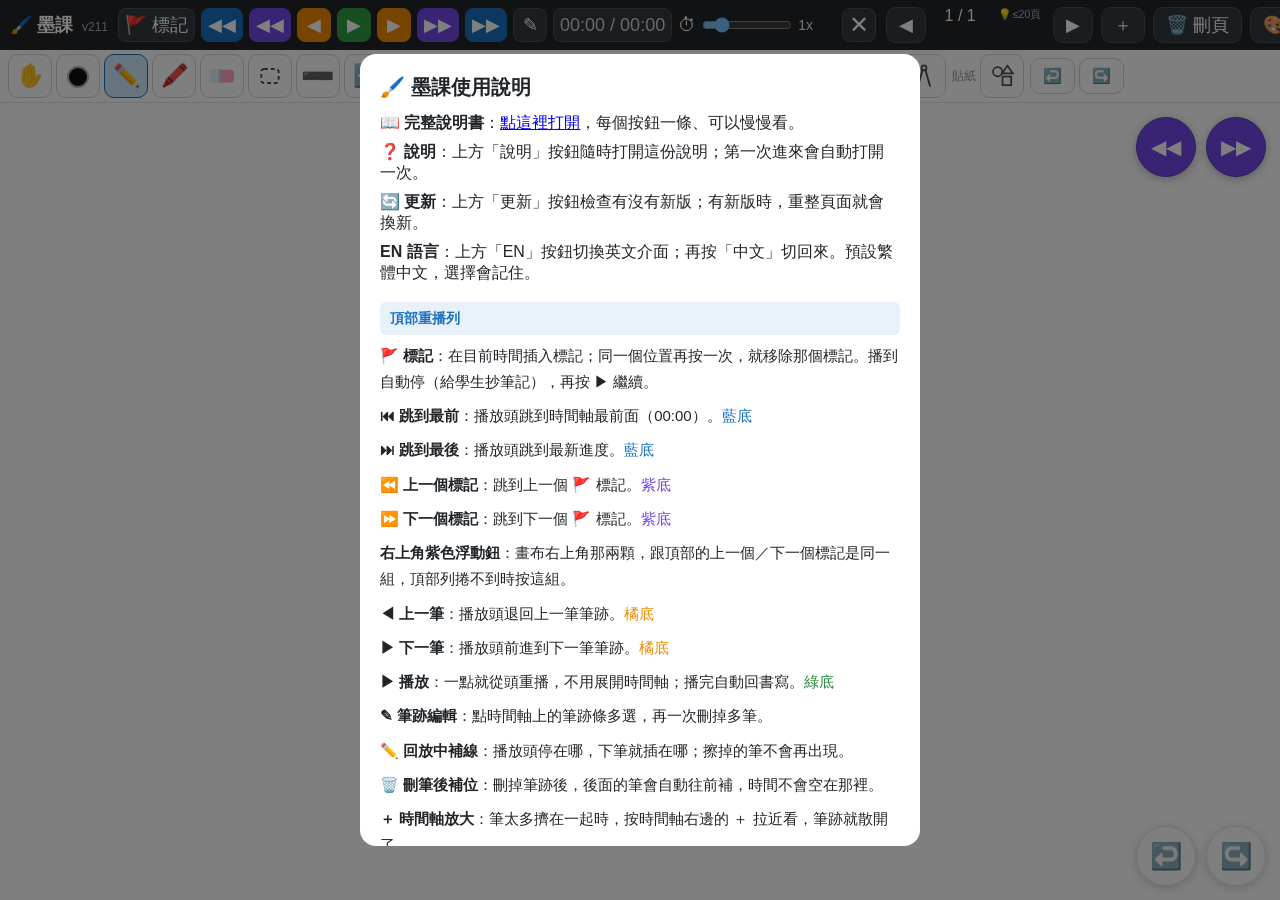
<file: index.html>
<!DOCTYPE html>
<html lang="zh-Hant">
<head>
<meta charset="UTF-8">
<meta name="viewport" content="width=device-width, initial-scale=1.0, maximum-scale=1.0, user-scalable=no, viewport-fit=cover">
<meta name="apple-mobile-web-app-capable" content="yes">
<meta name="mobile-web-app-capable" content="yes">
<meta name="apple-mobile-web-app-status-bar-style" content="black-translucent">
<title>墨課 Moke｜免費 iPad 白板錄課工具 — Doceri 替代，.docerd 舊課轉檔繼續用</title>
<meta name="description" content="墨課 Moke 是免費、開源的 iPad 白板錄課工具：每一筆都是一段可重播的時間軸。Doceri 已於 2022 年停止支援，墨課是它的接班選擇——.docerd 舊課程可轉檔後繼續編輯與播放，也是翻轉教室、預錄課程的好幫手。免安裝，瀏覽器打開就能用。">
<meta name="google-site-verification" content="VU3gW-Vwptz2-1S1kx71xski0fkBEKJ2m_ggvZviAqM">
<link rel="manifest" href="manifest.json">
<link rel="icon" href="icons/icon.svg" type="image/svg+xml">
<link rel="apple-touch-icon" href="icons/icon-180.png">
<link rel="stylesheet" href="css/style.css">
</head>
<body>
<div id="app">
  <!-- 頂部列 -->
  <header id="topbar">
    <div class="brand" id="brand-help" title="點我看使用說明" style="cursor:pointer">🖌️ 墨課 <span id="app-ver" class="ver"></span></div>
    <div id="rec-controls">
      <button id="btn-mark" class="rec-btn" title="插入段落標記（Stop Marker），隨時可用">🚩 <span class="btn-label">標記</span></button>
      <!-- v119：全部重播按鈕回頂部（v111 佈局，不用下拉時間軸） -->
      <button id="btn-tl-start" title="跳到最前">◀◀</button>
      <button id="btn-tl-prev" title="上一個標記">◀◀</button>
      <button id="btn-tl-prev-stroke" title="上一筆">◀</button>
      <button id="btn-tl-play" class="primary" title="播放 / 暫停（一點即播，不用開時間軸）">▶</button>
      <button id="btn-tl-next-stroke" title="下一筆">▶</button>
      <button id="btn-tl-next" title="下一個標記（直接跳過去）">▶▶</button>
      <button id="btn-tl-end" title="跳到最後">▶▶</button>
      <button id="btn-tl-edit" title="筆跡級時間軸編輯">✎</button>
      <button id="tl-time" class="rec-btn" title="播放 / 暫停">00:00 / 00:00</button>
      <span id="tl-speed-wrap" title="播放速度（可拖曳）">
        <span id="tl-speed-icon">⏱</span>
        <input type="range" id="tl-speed" min="0.5" max="10" step="0.25" value="1">
        <span id="tl-speed-label">1x</span>
      </span>
      <button id="btn-tl-exit" title="回到即時">✕</button>
    </div>
    <div class="top-actions">
      <button id="btn-page-prev" title="上一頁">◀</button>
      <span id="page-label">1 / 1</span>
      <span id="page-hint" class="page-hint" title="頁數太多 iPad 會變慢，建議每堂課不超過 20 頁">💡≤20頁</span>
      <button id="btn-page-next" title="下一頁">▶</button>
      <button id="btn-page-add" title="新增頁面">＋</button>
      <button id="btn-page-del" title="刪除本頁">🗑️ <span class="btn-label">刪頁</span></button>
      <button id="btn-bg" title="選擇背景">🎨 <span class="btn-label">背景</span></button>
      <button id="btn-image" title="插入圖片為底圖">🖼️ <span class="btn-label">圖片</span></button>
      <button id="btn-img-adjust" title="調整底圖大小/位置" class="hidden">🔧 <span class="btn-label">調整底圖</span></button>
      <button id="btn-img-zoom-out" title="縮小底圖" class="hidden">➖</button>
      <button id="btn-img-zoom-in" title="放大底圖" class="hidden">➕</button>
      <button id="btn-img-crop" title="裁切選中的圖片" class="hidden">✂️</button>
      <button id="btn-img-del" title="刪除選中的圖片" class="hidden">🗑️</button>
      <button id="btn-img-crop-cancel" title="取消裁切" class="hidden">✕ <span class="btn-label">取消</span></button>
      <button id="btn-img-done" title="完成底圖調整" class="hidden primary">✅ <span class="btn-label">完成</span></button>
      <button id="btn-rotate-left" title="逆時針旋轉選取（15°）" class="hidden">⟲</button>
      <button id="btn-rotate-right" title="順時針旋轉選取（15°）" class="hidden">⟳</button>
      <button id="btn-finger" title="手指寫字開關（預設關：只有 Apple Pencil 能寫，防手掌誤觸）">✋</button>
      <button id="btn-lift" title="手指落點補正量（手指寫字時墨往上移的距離，依自己的手指大小調整）">🎯</button>
      <button id="btn-autoshape" title="圖形自動辨識（預設開）：畫圓/直線後停頓 0.6 秒自動變乾淨圖形">⭕</button>
      <button id="btn-clear" title="清除本頁">🧹 <span class="btn-label">清除</span></button>
      <button id="btn-reset-view" title="重置縮放（回到 100%）">⤢ <span class="btn-label">100%</span></button>
      <button id="btn-lessons" title="課程檔案">📂 <span class="btn-label">課程</span></button>
      <button id="btn-help" title="使用說明">❓ <span class="btn-label">說明</span></button>
      <button id="btn-update" title="檢查更新（抓最新版）">🔄 <span class="btn-label">更新</span></button>
      <button id="btn-lang" title="Language / 語言">EN</button>
      <button id="btn-zen" title="禪模式（隱藏工具列，專注書寫）">🧘</button>
      <button id="btn-fullscreen" title="全螢幕（隱藏瀏覽器網址列）">⛶</button>
    </div>
    <!-- v60：時間軸控制列常駐頂部（不用下拉也能播放） -->
    <input type="file" id="file-image" accept="image/*" class="hidden">
  </header>

  <!-- v163：手指落點補正量 popover（🎯） -->
  <div id="lift-pop" class="hidden">
    <div class="pop-row"><label class="lbl">手指落點補正（上下）</label><span id="lift-val">10</span></div>
    <div class="pop-row"><input type="range" id="lift-range" min="0" max="24" step="1" value="10"></div>
    <div class="pop-row"><label class="lbl">左右偏移</label><span id="liftx-val">0</span></div>
    <div class="pop-row"><input type="range" id="liftx-range" min="-16" max="16" step="1" value="0"></div>
    <div class="pop-hint">上下：墨往上移的距離，手指大、用指腹寫的人調大。左右：覺得墨偏左就往右調、偏右就往左調。0＝不補正。設定會記住。</div>
  </div>

  <!-- v204：背景選單（🎨）— 比照 #color-pop 的 fixed popover，選項格由 app.js 依 BGS 清單建立 -->
  <div id="bg-pop" class="hidden">
    <div id="bg-grid"></div>
  </div>

  <!-- 講者視圖面板（v13）：Preview Next，老師端專用 -->
  <!-- 主區 -->
  <main id="stage">
<!-- v21：浮動可拖拉工具列（預設頂部置中） -->
    <aside id="toolbar">
      <div class="tool-group" id="tools">
        <button data-tool="hand" class="tool" title="手抓：點住文字、圖形、筆跡都能直接拖曳移動（不用先選取）">✋</button>
        <!-- v120：顏色按鈕搬到套索旁邊（原本在工具列尾端，iPad 橫滑不好找） -->
        <div id="color-group">
          <button id="btn-color" class="tool" title="顏色 / 粗細"><span id="color-dot"></span></button>
          <div id="color-pop" class="hidden">
            <div id="colors"></div>
            <div class="pop-row">
              <label class="lbl">粗細</label>
              <input type="range" id="width-range" min="2" max="24" value="5">
              <span id="width-val">5</span>
            </div>
          </div>
        </div>
        <button data-tool="pen" class="tool active" title="畫筆">✏️</button>
        <button data-tool="highlighter" class="tool" title="螢光筆">🖍️</button>
        <button data-tool="eraser" class="tool" title="橡皮擦"><svg width="34" height="34" viewBox="0 0 48 48" aria-hidden="true"><rect x="7" y="15" width="34" height="18" rx="4" fill="#ffa8c5"/><rect x="7" y="15" width="15" height="18" rx="4" fill="#e7f5ff"/><rect x="19" y="15" width="3" height="18" fill="#ced4da"/></svg></button>
        <button data-tool="lasso" class="tool" title="套索（選取）：點一下圖形/筆跡選一個、畫圈選多個；選中後中心把手拖曳移動、角落圓箭頭拖曳旋轉"><svg width="26" height="26" viewBox="0 0 48 48" aria-hidden="true"><rect x="8" y="11" width="32" height="26" rx="5" fill="none" stroke="#495057" stroke-width="3.6" stroke-dasharray="7 5.5"/></svg></button>
        <!-- v194：選取刪除鈕放第二排工具列、套索旁邊（選取時才出現，紅色 ✕ 與刪頁回收桶區分） -->
        <button id="btn-sel-delete" class="tool hidden" title="刪除選取的筆跡">✕</button>
        <!-- v204：複製鈕緊鄰刪除鈕，同套顯示/隱藏時機（有選取才出現） -->
        <button id="btn-sel-copy" class="tool hidden" title="複製選取的筆跡"><svg width="26" height="26" viewBox="0 0 48 48" aria-hidden="true"><rect x="16" y="7" width="26" height="26" rx="4" fill="none" stroke="#adb5bd" stroke-width="3.4"/><rect x="6" y="15" width="26" height="26" rx="4" fill="#fff" stroke="#495057" stroke-width="3.4"/></svg></button>
        <!-- v206：貼上鈕緊鄰複製鈕，剪貼簿有內容就出現（免選取，可跨頁貼上） -->
        <button id="btn-sel-paste" class="tool hidden" title="貼上筆跡"><svg width="26" height="26" viewBox="0 0 48 48" aria-hidden="true"><rect x="13" y="10" width="24" height="31" rx="4" fill="#fff" stroke="#495057" stroke-width="3.4"/><rect x="18" y="5" width="14" height="10" rx="3" fill="#e7f5ff" stroke="#495057" stroke-width="3.4"/><path d="M19 24 h12 M19 31 h12" stroke="#adb5bd" stroke-width="3.4" stroke-linecap="round"/></svg></button>
        <button data-tool="line" class="tool" title="直線">➖</button>
        <button data-tool="arrow" class="tool" title="箭頭">➡️</button>
        <button data-tool="rect" class="tool" title="矩形">⬜</button>
        <button data-tool="rtriangle" class="tool" title="直角三角形">◺</button>
        <button data-tool="parallelogram" class="tool" title="平行四邊形">▱</button>
        <button data-tool="ellipse" class="tool" title="橢圓">⭕</button>
        <button data-tool="axes" class="tool" title="座標軸：原點在中央（再點一次按鈕＝原點改到左下角）"><svg width="26" height="26" viewBox="0 0 48 48" aria-hidden="true"><g stroke="#495057" stroke-width="3.4" stroke-linecap="round" fill="none"><path d="M 10 5 V 38 H 43"/></g><path d="M 10 3 L 5.8 11 L 14.2 11 Z" fill="#495057"/><path d="M 45 38 L 37 33.8 L 37 42.2 Z" fill="#495057"/><g stroke="#adb5bd" stroke-width="2"><line x1="10" y1="27" x2="34" y2="27" stroke-dasharray="1 6" stroke-linecap="round"/><line x1="21" y1="38" x2="21" y2="14" stroke-dasharray="1 6" stroke-linecap="round"/></g></svg></button>
        <!-- v210：圖形專屬顏色/粗細/線型鈕（學長第五件主張）— 與筆那顆顏色鈕完全獨立，各記各的 -->
        <div id="shape-color-group">
          <button id="btn-shape-color" class="tool" title="圖形顏色 / 粗細 / 線型"><span id="shape-color-dot"></span></button>
          <div id="shape-color-pop" class="hidden">
            <div id="shape-colors"></div>
            <div class="pop-row">
              <label class="lbl">粗細</label>
              <input type="range" id="shape-width-range" min="2" max="24" value="5">
              <span id="shape-width-val">5</span>
            </div>
            <div class="pop-row">
              <label class="lbl">線型</label>
              <button id="btn-dash-solid" class="dash-btn active">實線</button>
              <button id="btn-dash-dashed" class="dash-btn">虛線</button>
            </div>
          </div>
        </div>
        <button data-tool="text" class="tool" title="文字">🔤</button>
        <button data-tool="laser" class="tool" title="雷射筆（不錄影）">🔴</button>
      </div>
      <div class="tool-group" id="instruments">
        <label class="lbl">規尺</label>
        <button data-overlay="ruler" class="tool" title="直尺（拖曳移動／把手旋轉，靠尺緣畫直線）">📏</button>
        <button data-overlay="protractor" class="tool" title="量角器（圓心為角頂，射線自動吸附 5°）"><svg width="26" height="26" viewBox="0 0 48 48" aria-hidden="true"><path d="M 5 36 A 19 19 0 0 1 43 36 Z" fill="none" stroke="#495057" stroke-width="3.2"/><g stroke="#495057" stroke-width="2.4" stroke-linecap="round"><line x1="8.7" y1="27.5" x2="11.5" y2="29.7"/><line x1="15.5" y1="20.6" x2="17.6" y2="23.4"/><line x1="24" y1="18.2" x2="24" y2="21.8"/><line x1="32.5" y1="20.6" x2="30.4" y2="23.4"/><line x1="39.3" y1="27.5" x2="36.5" y2="29.7"/></g></svg></button>
        <button data-tool="compass" class="tool" title="圓規（點一下啟用，再點一下關閉；啟用後在畫布上按住拖曳畫圓）"><svg width="26" height="26" viewBox="0 0 48 48" aria-hidden="true"><circle cx="24" cy="9" r="4.6" fill="none" stroke="#495057" stroke-width="3.2"/><g stroke="#495057" stroke-width="3.6" stroke-linecap="round"><line x1="21.5" y1="12.5" x2="13" y2="42"/><line x1="26.5" y1="12.5" x2="35" y2="42"/></g></svg></button>
      </div>
      <div class="tool-group" id="stickers">
        <label class="lbl">貼紙</label>
        <button id="btn-stickers" class="tool" title="物理圖庫：選一個物理物件貼到頁面上"><svg width="26" height="26" viewBox="0 0 48 48" aria-hidden="true"><g fill="none" stroke="#495057" stroke-width="3.2"><circle cx="16" cy="16" r="8.5"/><rect x="25" y="25" width="16" height="16"/><path d="M 34 5 L 44 19 L 24 19 Z"/></g></svg></button>
      </div>
      <!-- v112：顏色＋粗細收進 popover，平時只佔一顆按鈕（v120：已搬到 #tools 內套索旁邊） -->
      <div class="tool-group row">
        <button id="btn-undo" title="上一步">↩️</button>
        <button id="btn-redo" title="重做">↪️</button>
      </div>
    </aside>
    <div id="canvas-wrap">
      <canvas id="board"></canvas>
      <!-- v20：畫布浮動復原／重做（寫字時拇指可及，不必開側欄） -->
      <div id="float-undo">
        <button id="btn-float-undo" title="復原上一步（或雙指輕觸畫布）">↩️</button>
        <button id="btn-float-redo" title="重做">↪️</button>
      </div>
      <!-- v188：畫布右上角浮動段落鈕（學長要求）— 跟頂部紫鈕同一組功能，不必捲頂部列 -->
      <div id="float-seg">
        <button id="btn-float-prev" title="上一個標記">◀◀</button>
        <button id="btn-float-next" title="下一個標記（直接跳過去）">▶▶</button>
      </div>
      <div id="text-overlay" class="hidden">
        <textarea id="text-input" rows="2" placeholder="輸入文字…"></textarea>
        <div class="text-btns">
          <button id="text-ok">確定</button>
          <button id="text-cancel">取消</button>
        </div>
      </div>
      <div id="toast" class="hidden"></div>
    </div>
    <!-- Doceri 式下滑時間軸：把手常駐頂部，下拉展開抽屜 -->
    <div id="tl-pull">
      <div id="tl-handle" title="下拉展開時間軸"><span class="grip">⋯⋯</span><span id="tl-handle-label">下拉展開時間軸</span><span class="grip">⋯⋯</span></div>
      <div id="tl-drawer-wrap">
        <div id="tl-drawer">
          <!-- v119：重播按鈕全回頂部，抽屜只剩時間軸軌道 -->
          <div class="tl-row tl-timeline-row">
            <div id="tl-seek-wrap">
              <input type="range" id="tl-seek" min="0" max="100" value="0" step="1">
              <div id="tl-ticks"></div>
            </div>
            <div id="tl-zoom">
              <button id="btn-tl-zoom-out" title="看更多（縮小時間軸）">－</button>
              <button id="btn-tl-zoom-in" title="拉近看（放大時間軸）">＋</button>
              <button id="btn-tl-zoom-all" title="看全部">全部</button>
              <span id="tl-zoom-label"></span>
            </div>
          </div>
          <div id="tl-edit-panel" class="hidden">
            <div id="tl-strip"><div id="tl-playhead"></div></div>
            <div class="tl-row small">
              <span class="hint">點選筆跡條多選刪除 · 拖曳 🚩 移標記</span>
              <button id="btn-tl-del-stroke" class="hidden">🗑️ 刪除所選筆跡</button>
            </div>
          </div>
        </div>
      </div>
    </div>
  </main>

</div>

<!-- PDF 匯入 modal -->
<div id="modal-stickers" class="modal hidden">
  <div class="modal-card wide">
    <h2>物理圖庫</h2>
    <p class="sticker-hint">點一個物件，就貼到目前頁面。貼紙跟圖形一樣：有自己的時間點，可以選取、移動、旋轉、刪除。</p>
    <div id="sticker-tabs"></div>
    <div id="sticker-grid"></div>
    <div class="row end"><button class="modal-close">關閉</button></div>
  </div>
</div>
<!-- 分享 modal -->
<div id="modal-share" class="modal hidden">
  <div class="modal-card">
    <h2>📡 分享投影</h2>
    <div id="share-host-setup">
      <p class="hint">在 iPad 上按「開始分享」，電子白板用瀏覽器掃 QR Code（或輸入房間碼）即可即時看到你的板書。</p>
      <div class="row"><button id="btn-start-share" class="primary">開始分享</button></div>
    </div>
    <div id="share-host-live" class="hidden">
      <p class="hint">電子白板開啟以下連結或掃碼加入：</p>
      <div id="share-qrcode"></div>
      <div class="share-code">房間碼：<b id="share-code"></b></div>
      <div class="share-url" id="share-url"></div>
      <p class="hint">👀 觀看中：<b id="share-viewers">0</b></p>
      <div class="row"><button id="btn-stop-share">停止分享</button></div>
    </div>
    <hr>
    <div id="share-guest-setup">
      <p class="hint">這台是電子白板？輸入房間碼加入投影：</p>
      <div class="row">
        <input id="guest-code" placeholder="房間碼（6 碼）" maxlength="6" style="text-transform:uppercase">
        <button id="btn-join-share" class="primary">加入投影</button>
      </div>
    </div>
    <div class="row end"><button class="modal-close">關閉</button></div>
  </div>
</div>

<!-- 課程管理 modal -->
<div id="modal-lessons" class="modal hidden">
  <div class="modal-card">
    <h2>📂 課程檔案</h2>
    <p class="hint">課程檔為向量格式（筆跡＋語音），檔案很小，可重播、繼續編輯、匯出影片。</p>
    <div class="row">
      <input id="lesson-title" placeholder="課程名稱（存檔用）">
      <button id="btn-save-lesson" class="primary">💾 儲存目前白板</button>
    </div>
    <ul id="lesson-list"></ul>
    <div class="row">
      <button id="btn-export-lesson">⬇️ 匯出課程檔</button>
      <button id="btn-import-lesson">⬆️ 匯入課程檔</button>
      <input type="file" id="file-lesson" accept=".json,application/json" class="hidden">
    </div>
    <div class="row">
      <button id="btn-export-png" title="將本頁存成 PNG 圖片">📷 本頁存成圖片</button>
      <button id="btn-export-pdf" title="將全部頁面存成 PDF">📄 全部存成 PDF</button>
    </div>
    <div class="row end"><button class="modal-close">關閉</button></div>
  </div>
</div>

<!-- v81：使用說明 modal（點左上墨課 logo 開啟） -->
<div id="modal-help" class="modal hidden">
  <div class="modal-card" style="max-width:560px">
    <h2>🖌️ 墨課使用說明</h2>
    <p style="margin:8px 0"><b>📖 完整說明書</b>：<a href="docs/manual.html" target="_blank" rel="noopener">點這裡打開</a>，每個按鈕一條、可以慢慢看。</p>
    <p style="margin:8px 0"><b>❓ 說明</b>：上方「說明」按鈕隨時打開這份說明；第一次進來會自動打開一次。</p>
    <p style="margin:8px 0"><b>🔄 更新</b>：上方「更新」按鈕檢查有沒有新版；有新版時，重整頁面就會換新。</p>
    <p style="margin:8px 0"><b>EN 語言</b>：上方「EN」按鈕切換英文介面；再按「中文」切回來。預設繁體中文，選擇會記住。</p>
    <div style="text-align:left; line-height:1.75; font-size:15px">
<p style="margin:18px 0 6px;padding:4px 10px;background:#e8f1fa;color:#1971c2;font-weight:700;border-radius:6px;font-size:14px">頂部重播列</p>
      <p style="margin:8px 0"><b>🚩 標記</b>：在目前時間插入標記；同一個位置再按一次，就移除那個標記。播到自動停（給學生抄筆記），再按 ▶ 繼續。</p>
      <p style="margin:8px 0"><b>⏮ 跳到最前</b>：播放頭跳到時間軸最前面（00:00）。<span style="color:#1971c2">藍底</span></p>
      <p style="margin:8px 0"><b>⏭ 跳到最後</b>：播放頭跳到最新進度。<span style="color:#1971c2">藍底</span></p>
      <p style="margin:8px 0"><b>⏪ 上一個標記</b>：跳到上一個 🚩 標記。<span style="color:#7048e8">紫底</span></p>
      <p style="margin:8px 0"><b>⏩ 下一個標記</b>：跳到下一個 🚩 標記。<span style="color:#7048e8">紫底</span></p>
      <p style="margin:8px 0"><b>右上角紫色浮動鈕</b>：畫布右上角那兩顆，跟頂部的上一個／下一個標記是同一組，頂部列捲不到時按這組。</p>
      <p style="margin:8px 0"><b>◀ 上一筆</b>：播放頭退回上一筆筆跡。<span style="color:#f08c00">橘底</span></p>
      <p style="margin:8px 0"><b>▶ 下一筆</b>：播放頭前進到下一筆筆跡。<span style="color:#f08c00">橘底</span></p>
      <p style="margin:8px 0"><b>▶ 播放</b>：一點就從頭重播，不用展開時間軸；播完自動回書寫。<span style="color:#2b8a3e">綠底</span></p>
      <p style="margin:8px 0"><b>✎ 筆跡編輯</b>：點時間軸上的筆跡條多選，再一次刪掉多筆。</p>
      <p style="margin:8px 0"><b>✏️ 回放中補線</b>：播放頭停在哪，下筆就插在哪；擦掉的筆不會再出現。</p>
      <p style="margin:8px 0"><b>🗑️ 刪筆後補位</b>：刪掉筆跡後，後面的筆會自動往前補，時間不會空在那裡。</p>
      <p style="margin:8px 0"><b>＋ 時間軸放大</b>：筆太多擠在一起時，按時間軸右邊的 ＋ 拉近看，筆跡就散開了。</p>
      <p style="margin:8px 0"><b>－ 時間軸縮小</b>：按 － 看更多；按「全部」回到看整段。</p>
      <p style="margin:8px 0"><b>00:00 碼表</b>：顯示目前／總時間；點一下＝播放／暫停。</p>
      <p style="margin:8px 0"><b>⏱ 速度</b>：拖曳調整重播速度，0.5x～10x。</p>
      <p style="margin:8px 0"><b>✕ 回到即時</b>：退出重播、收起時間軸，播放頭回到即時進度。</p>
      <p style="margin:8px 0"><b>✏️ 時間軸開著也能寫</b>：不必先收起；播放頭拉回中間時落筆，新筆跡會插在那個時間點。</p>
<p style="margin:18px 0 6px;padding:4px 10px;background:#e8f1fa;color:#1971c2;font-weight:700;border-radius:6px;font-size:14px">頁面</p>
      <p style="margin:8px 0"><b>◀ 上一頁</b>：回到上一頁。每一頁有自己的時間軸。</p>
      <p style="margin:8px 0"><b>▶ 下一頁</b>：到下一頁。</p>
      <p style="margin:8px 0"><b>＋ 新增頁面</b>：在目前頁後面加一頁空白頁。</p>
      <p style="margin:8px 0"><b>🗑️ 刪除本頁</b>：刪掉目前這一頁（有確認框）。</p>
<p style="margin:18px 0 6px;padding:4px 10px;background:#e8f1fa;color:#1971c2;font-weight:700;border-radius:6px;font-size:14px">頂部功能</p>
      <p style="margin:8px 0"><b>🎨 背景</b>：點一下打開選單，七種背景點了就換：白板、黑板、方格、細方格、橫線、座標紙、五線譜。</p>
      <p style="margin:8px 0"><b>🖼️ 圖片</b>：從相簿選圖放進本頁，一頁可放多張、疊放。</p>
      <p style="margin:8px 0"><b>🔧 調整底圖</b>：重新進入圖片調整模式。</p>
      <p style="margin:8px 0"><b><svg class="icn" width="20" height="20" viewBox="0 0 48 48" aria-hidden="true"><g fill="none" stroke="#495057" stroke-width="3.2"><circle cx="16" cy="16" r="8.5"/><rect x="25" y="25" width="16" height="16"/><path d="M 34 5 L 44 19 L 24 19 Z"/></g></svg> 物理圖庫</b>：第二欄「貼紙」的按鈕，開啟物理圖庫（力學、流體、波動、光學、電磁學、電路、熱學、近代物理、零件、道具十類），點一個物件就貼到頁面上。</p>
      <p style="margin:8px 0"><b>貼紙跟圖形一樣</b>：貼紙有自己的時間點，回放時到點才出現；套索可以跟筆跡一起選，拖中心把手移動、角落把手旋轉、第二排 ✕ 刪除。</p>
      <p style="margin:8px 0"><b>✂️ 裁切</b>：裁切調整模式中選中的那張圖。</p>
      <p style="margin:8px 0"><b>🗑️ 刪除圖片</b>：刪掉調整模式中選中的那張圖。</p>
      <p style="margin:8px 0"><b>✅ 完成</b>：結束調整，圖片固定下來。</p>
      <p style="margin:8px 0"><b>✋ 手指寫字</b>：開＝手指＋筆都能寫；關＝只留 Apple Pencil（防手掌誤觸）。</p>
      <p style="margin:8px 0"><b>👆 手指落點補正</b>：用手指寫字時，墨會自動出現在指尖瞄準處，比較對得準。</p>
      <p style="margin:8px 0"><b>🎯 補正量</b>：點頂部 🎯，依自己的手指大小調補正量（上下、左右都能調），調好會記住。</p>
      <p style="margin:8px 0"><b>⭕ 圖形辨識</b>：開（按鈕亮）＝用畫筆畫完停頓 0.6 秒，歪圓自動變圓、抖線變直線。<br>只認圓和直線，其他不辨識；太小的筆跡不理。<br>關（按鈕暗）＝筆跡照原樣。設定會記住。</p>
      <p style="margin:8px 0"><b>⟲ 逆時針旋轉</b>：先選取，再按一下轉 15°。</p>
      <p style="margin:8px 0"><b>⟳ 順時針旋轉</b>：先選取，再按一下轉 15°。</p>
      <p style="margin:8px 0"><b>🧹 清除</b>：刪光本頁筆跡和標記（底圖保留）。</p>
      <p style="margin:8px 0"><b>⤢ 100%</b>：畫布縮放、平移一次回到原始位置。</p>
      <p style="margin:8px 0"><b>🧘 禪模式</b>：工具列變左側直條，右手寫字、左手切工具；再按恢復。</p>
      <p style="margin:8px 0"><b>⛶ 全螢幕</b>：隱藏 Safari 網址列，畫布變大；再按一次退出。</p>
<p style="margin:18px 0 6px;padding:4px 10px;background:#e8f1fa;color:#1971c2;font-weight:700;border-radius:6px;font-size:14px">課程面板（按 📂 課程打開）</p>
      <p style="margin:8px 0"><b>💾 儲存</b>：把整堂課存到這台 iPad 本機。</p>
      <p style="margin:8px 0"><b>⬇️ 匯出課程檔</b>：匯出 JSON 備份檔，建議定期備份。</p>
      <p style="margin:8px 0"><b>⬆️ 匯入課程檔</b>：匯入之前匯出的課程檔。</p>
      <p style="margin:8px 0"><b>📷 存圖片</b>：把目前這一頁存成 PNG。</p>
      <p style="margin:8px 0"><b>📄 存 PDF</b>：把所有頁面存成一份 PDF。</p>
<p style="margin:18px 0 6px;padding:4px 10px;background:#e8f1fa;color:#1971c2;font-weight:700;border-radius:6px;font-size:14px">工具列</p>
      <p style="margin:8px 0"><b>✋ 手抓</b>：點住文字、圖形、筆跡，直接拖曳移動，不用先選取。</p>
      <p style="margin:8px 0"><b><svg class="icn" width="20" height="20" viewBox="0 0 48 48" aria-hidden="true"><rect x="8" y="11" width="32" height="26" rx="5" fill="none" stroke="#495057" stroke-width="3.6" stroke-dasharray="7 5.5"/></svg> 套索</b>：點一下＝選一個；畫圈＝選多個。<br>按住中心把手拖曳＝移動；按住角落圓箭頭拖曳＝旋轉。<br>在其他地方下筆＝確定（選取消失）。</p>
      <p style="margin:8px 0"><b>✕ 刪除選取</b>：選好筆跡後，第二排工具列的套索旁邊會出現紅色 ✕ 刪除鈕，按下去直接刪掉選中的筆跡（後面的筆自動往前補位）。電腦鍵盤按 Delete 也可以刪。</p>
      <p style="margin:8px 0"><b><svg class="icn" width="20" height="20" viewBox="0 0 48 48" aria-hidden="true"><rect x="16" y="7" width="26" height="26" rx="4" fill="none" stroke="#adb5bd" stroke-width="3.4"/><rect x="6" y="15" width="26" height="26" rx="4" fill="#fff" stroke="#495057" stroke-width="3.4"/></svg> 複製選取</b>：選好筆跡後，套索旁邊會出現複製鈕，按下去把選中的筆跡複製一份（位置稍微錯開），複製的那份會被選起來，直接拖到想要的位置。按復原可整批退掉。</p>
      <p style="margin:8px 0"><b>🎨 顏色</b>：16 色＋自訂色（彩虹格），點顏色就換。</p>
      <p style="margin:8px 0"><b>━ 粗細</b>：顏色盤下方的滑桿，拖曳調整筆跡粗細；右邊的數字就是目前粗細。畫筆和螢光筆各自記住自己的數字。</p>
      <p style="margin:8px 0"><b>● 圖形顏色</b>：圖形工具旁邊的圓點鈕，選圖形框線的顏色和粗細；跟筆分開，各記各的。</p>
      <p style="margin:8px 0"><b>┄ 線型</b>：在圖形顏色盤裡切換實線／虛線，圖形框線照選的線型畫。</p>
      <p style="margin:8px 0"><b>✏️ 畫筆</b>：一般書寫，App 打開的預設工具。</p>
      <p style="margin:8px 0"><b>🖍️ 螢光筆</b>：半透明粗筆，畫重點用。</p>
      <p style="margin:8px 0"><b><svg class="icn" width="20" height="20" viewBox="0 0 48 48" aria-hidden="true"><rect x="7" y="15" width="34" height="18" rx="4" fill="#ffa8c5"/><rect x="7" y="15" width="15" height="18" rx="4" fill="#e7f5ff"/><rect x="19" y="15" width="3" height="18" fill="#ced4da"/></svg> 橡皮擦</b>：擦掉碰到的筆跡；重播時看得到擦除過程。</p>
      <p style="margin:8px 0"><b>➖ 直線</b>：拖曳畫出直線。</p>
      <p style="margin:8px 0"><b>➡️ 箭頭</b>：拖曳畫出箭頭。</p>
      <p style="margin:8px 0"><b>⬜ 矩形</b>：拖曳畫出矩形。</p>
      <p style="margin:8px 0"><b>◺ 直角三角形</b>：拖曳畫出直角三角形。</p>
      <p style="margin:8px 0"><b>▱ 平行四邊形</b>：拖曳畫出平行四邊形。</p>
      <p style="margin:8px 0"><b>⭕ 橢圓</b>：拖曳畫出橢圓。</p>
      <p style="margin:8px 0">圖形畫完<b>不會自動選取</b>；要搬動，用手抓直接拖，或用套索選起來。直線、箭頭只能移動，不能旋轉。</p>
      <p style="margin:8px 0"><b><svg class="icn" width="20" height="20" viewBox="0 0 48 48" aria-hidden="true"><g stroke="#495057" stroke-width="3.4" stroke-linecap="round" fill="none"><path d="M 10 5 V 38 H 43"/></g><path d="M 10 3 L 5.8 11 L 14.2 11 Z" fill="#495057"/><path d="M 45 38 L 37 33.8 L 37 42.2 Z" fill="#495057"/><g stroke="#adb5bd" stroke-width="2"><line x1="10" y1="27" x2="34" y2="27" stroke-dasharray="1 6" stroke-linecap="round"/><line x1="21" y1="38" x2="21" y2="14" stroke-dasharray="1 6" stroke-linecap="round"/></g></svg> 座標軸</b>：一筆畫出 x-y 座標軸；再點一次座標軸按鈕，原點可改到左下角（第一象限作圖）。</p>
      <p style="margin:8px 0"><b>🔤 文字</b>：點畫布叫出輸入框，打字放上畫布。</p>
      <p style="margin:8px 0"><b>🔴 雷射筆</b>：按住拖曳留細紅軌跡，放開自動淡出；不會被記錄。</p>
      <p style="margin:8px 0"><b>📏 直尺</b>：拖曳移動、把手旋轉，靠尺緣畫直線。</p>
      <p style="margin:8px 0"><b><svg class="icn" width="20" height="20" viewBox="0 0 48 48" aria-hidden="true"><path d="M 5 36 A 19 19 0 0 1 43 36 Z" fill="none" stroke="#495057" stroke-width="3.2"/><g stroke="#495057" stroke-width="2.4" stroke-linecap="round"><line x1="8.7" y1="27.5" x2="11.5" y2="29.7"/><line x1="15.5" y1="20.6" x2="17.6" y2="23.4"/><line x1="24" y1="18.2" x2="24" y2="21.8"/><line x1="32.5" y1="20.6" x2="30.4" y2="23.4"/><line x1="39.3" y1="27.5" x2="36.5" y2="29.7"/></g></svg> 量角器</b>：圓心是角頂，射線吸附 5° 的倍數。</p>
      <p style="margin:8px 0"><b><svg class="icn" width="20" height="20" viewBox="0 0 48 48" aria-hidden="true"><circle cx="24" cy="9" r="4.6" fill="none" stroke="#495057" stroke-width="3.2"/><g stroke="#495057" stroke-width="3.6" stroke-linecap="round"><line x1="21.5" y1="12.5" x2="13" y2="42"/><line x1="26.5" y1="12.5" x2="35" y2="42"/></g></svg> 圓規</b>：點一下啟用，啟用後拖曳畫圓；再點關閉。</p>
      <p style="margin:8px 0"><b>↩️ 復原</b>：上一步當作沒發生（畫筆從時間軸移除；移動過的筆跡退回原位）。雙指輕觸畫布也可以。電腦鍵盤 Ctrl+Z 也可以。</p>
      <p style="margin:8px 0"><b>↪️ 重做</b>：重做剛被復原的動作。電腦鍵盤 Ctrl+Shift+Z 也可以。</p>
<p style="margin:18px 0 6px;padding:4px 10px;background:#e8f1fa;color:#1971c2;font-weight:700;border-radius:6px;font-size:14px">時間軸抽屜</p>
      <p style="margin:8px 0"><b>⋯ 下拉把手</b>：拉出時間軸；開著的時候也能直接在畫布上寫字。</p>
      <p style="margin:8px 0"><b>拉桿</b>：拖曳播放頭到任意時間點，畫面即時重建。</p>
      <p style="margin:8px 0"><b>🌊 軌道波形</b>：高低＝落筆的頻率。越高，那段時間一筆接一筆（多半在寫字）；越低，筆拉得越長（一筆用很久，多半在畫圖）；按 ＋ 放大到 30 秒內，變回一筆一格。</p>
      <p style="margin:8px 0"><b>🗑️ 刪除所選筆跡</b>：編輯模式（✎）下多選筆跡後，一次刪掉。</p>
      <p class="hint">💡 時間只記「動作時間」：下筆走、提筆停。建議每份課程 ≤20 頁。點左上版本號可手動檢查更新。</p>
    </div>
    <div class="row end"><button class="modal-close">關閉</button></div>
  </div>
</div>

<!-- 播放器 modal -->
<div id="modal-player" class="modal hidden">
  <div class="modal-card wide">
    <h2 id="player-title">▶ 重播課程</h2>
    <div id="player-wrap"><canvas id="player-canvas"></canvas><canvas id="player-overlay"></canvas></div>
    <div id="overlay-bar" class="row hidden">
      <span class="hint">📍 停在段落標記，可臨時塗鴉：</span>
      <button id="btn-overlay-commit" class="primary">✅ 併入時間軸</button>
      <button id="btn-overlay-discard">🗑 丟棄</button>
    </div>
    <div class="row"><input type="range" id="player-seek" min="0" max="100" value="0" step="500"></div>
    <div class="row center">
      <button id="btn-play-prev-stop" title="回到上一個段落標記">⏮ 上一段</button>
      <button id="btn-play-toggle" class="primary">⏸ 暫停</button>
      <button id="btn-play-next-stop" title="下一段：點一下動畫播放，點兩下瞬間呈現">⏭ 下一段</button>
      <button id="btn-play-restart">🔁 重播</button>
      <label class="hint" for="player-speed">速度</label>
      <select id="player-speed">
        <option value="0.5">0.5x</option>
        <option value="1" selected>1x</option>
        <option value="1.5">1.5x</option>
        <option value="2">2x</option>
      </select>
      <span id="player-time">00:00 / 00:00</span>
      <span id="player-marker" class="hint"></span>
    </div>
    <div class="row end"><button class="modal-close">關閉</button></div>
  </div>
</div>

<!-- 匯出影片 modal -->
<script src="js/vendor/peerjs.min.js"></script>
<script src="js/vendor/qrcode.min.js"></script>
<script src="js/vendor/jspdf.umd.min.js"></script>
<script src="js/i18n.js"></script>
<script src="js/board.js"></script>
<script src="js/share.js"></script>
<script src="js/lesson.js"></script>
<script src="js/stickers.js"></script>
<script src="js/app.js"></script>
</body>
</html>
</file>
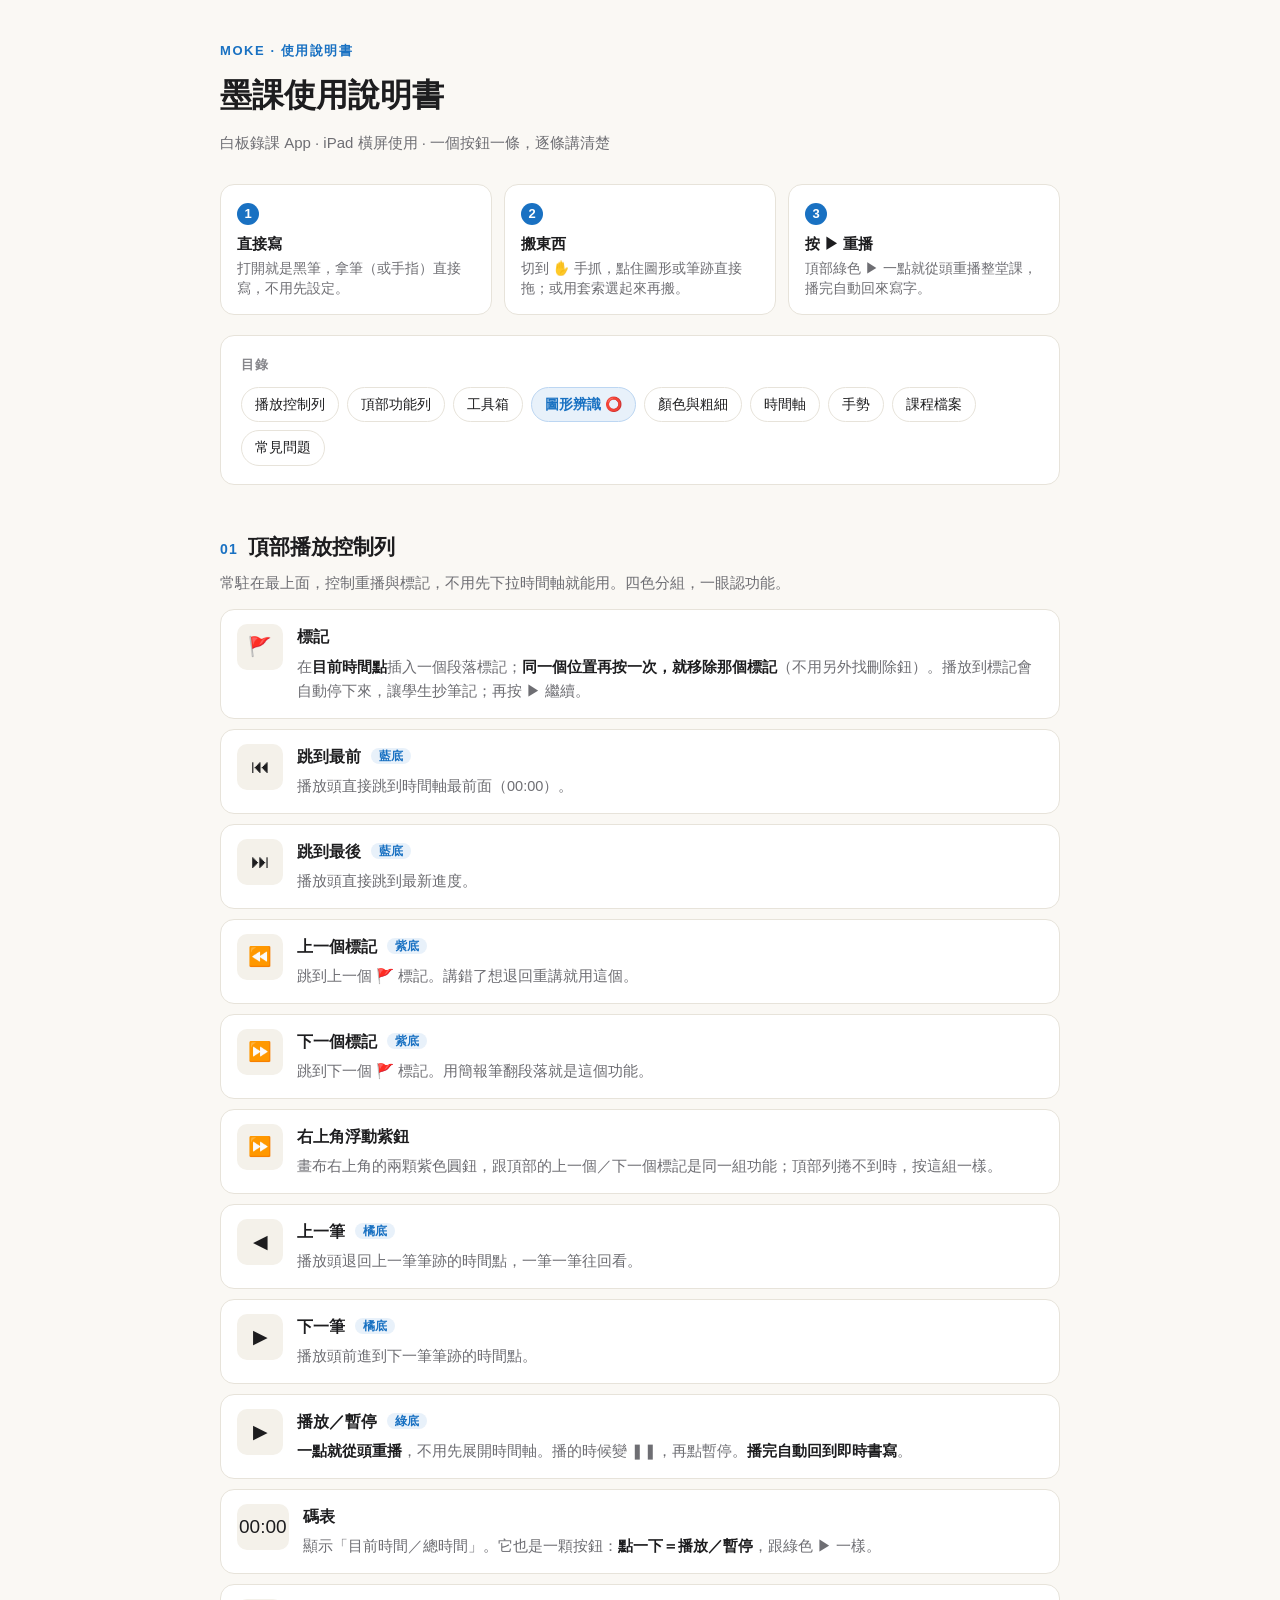
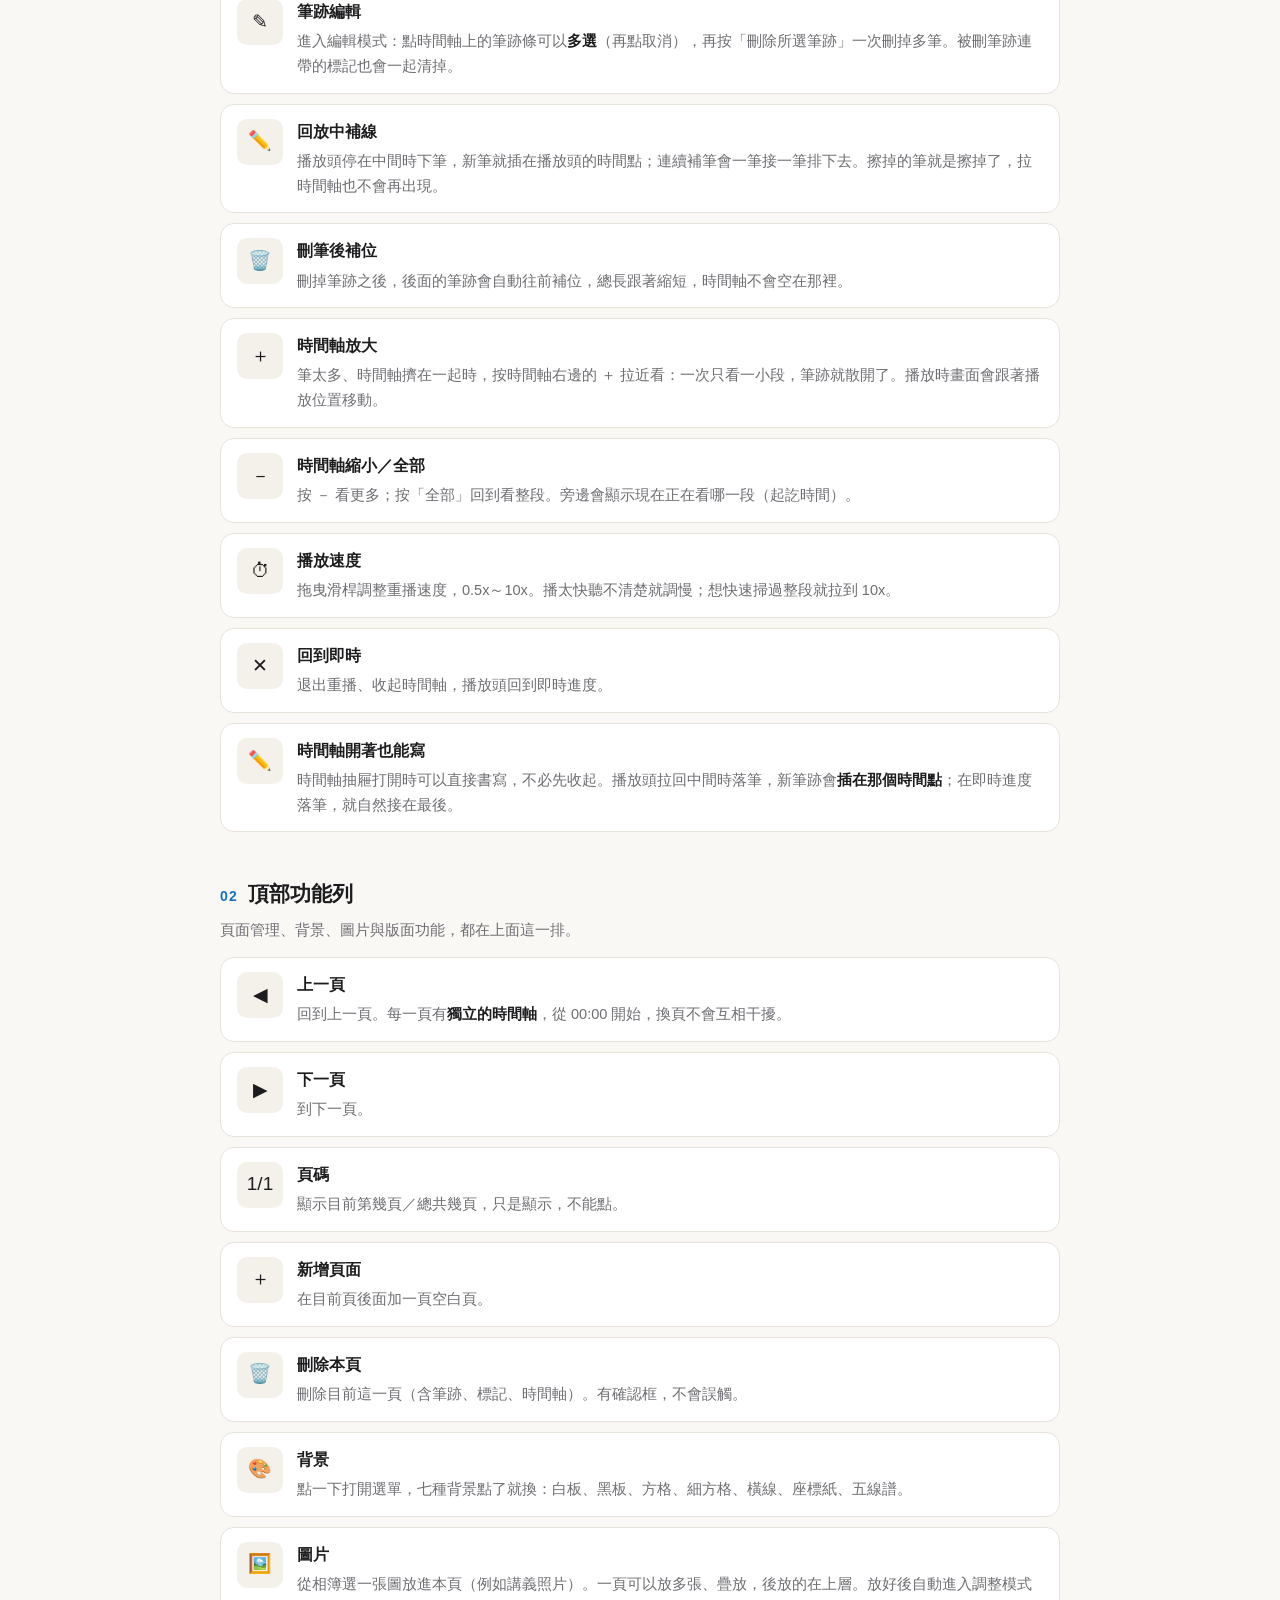
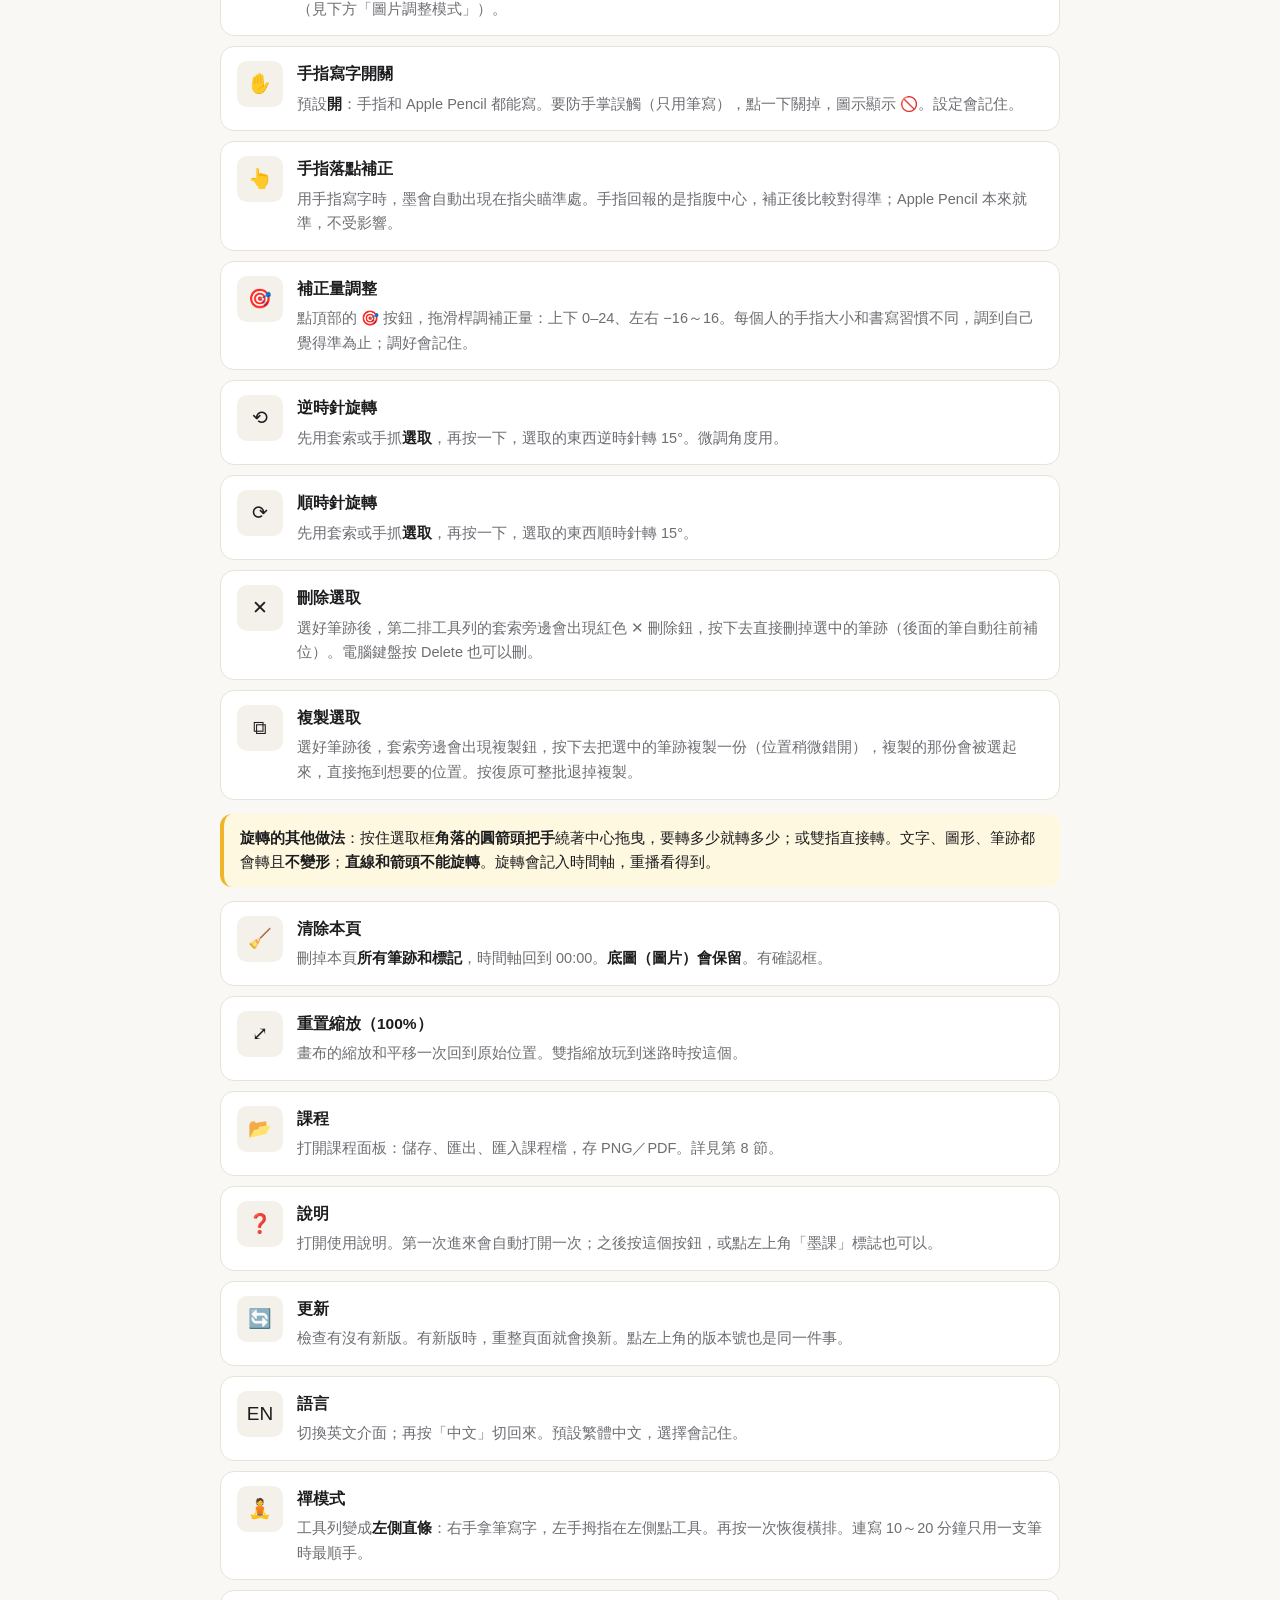
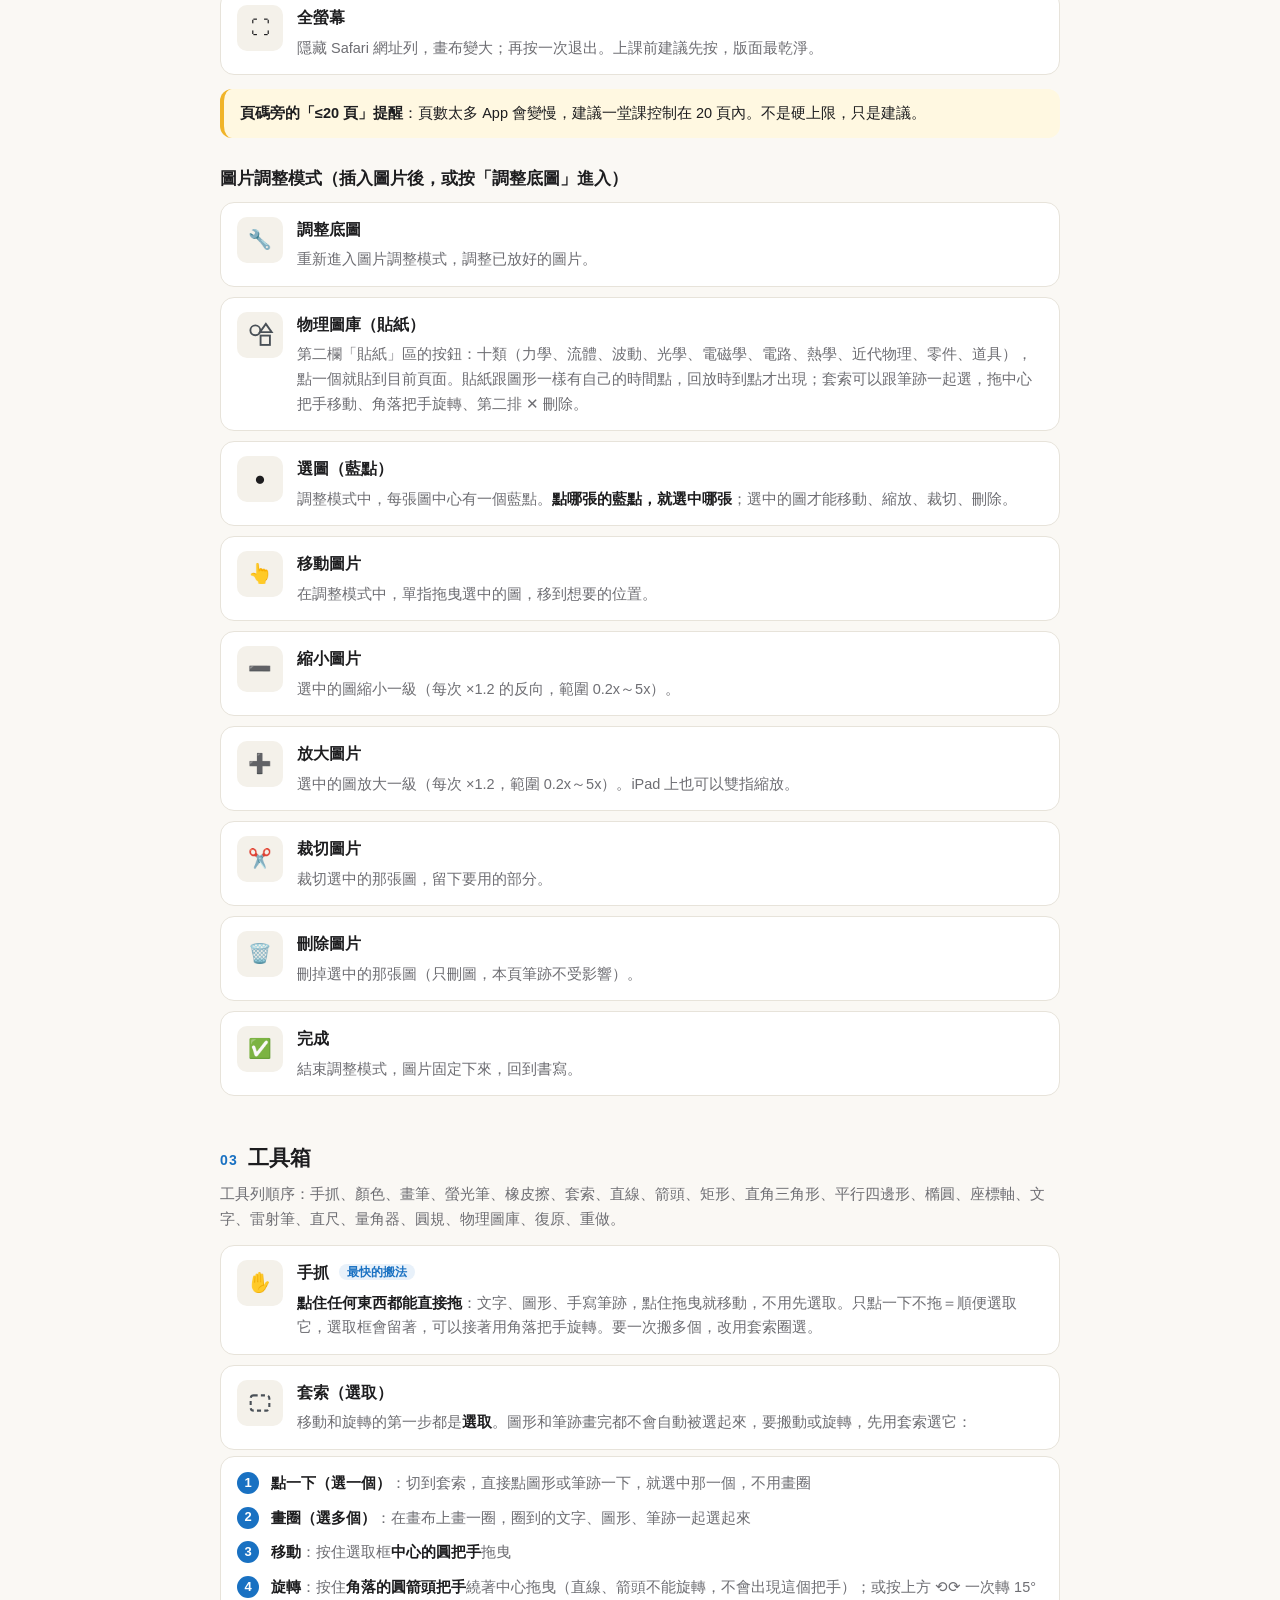
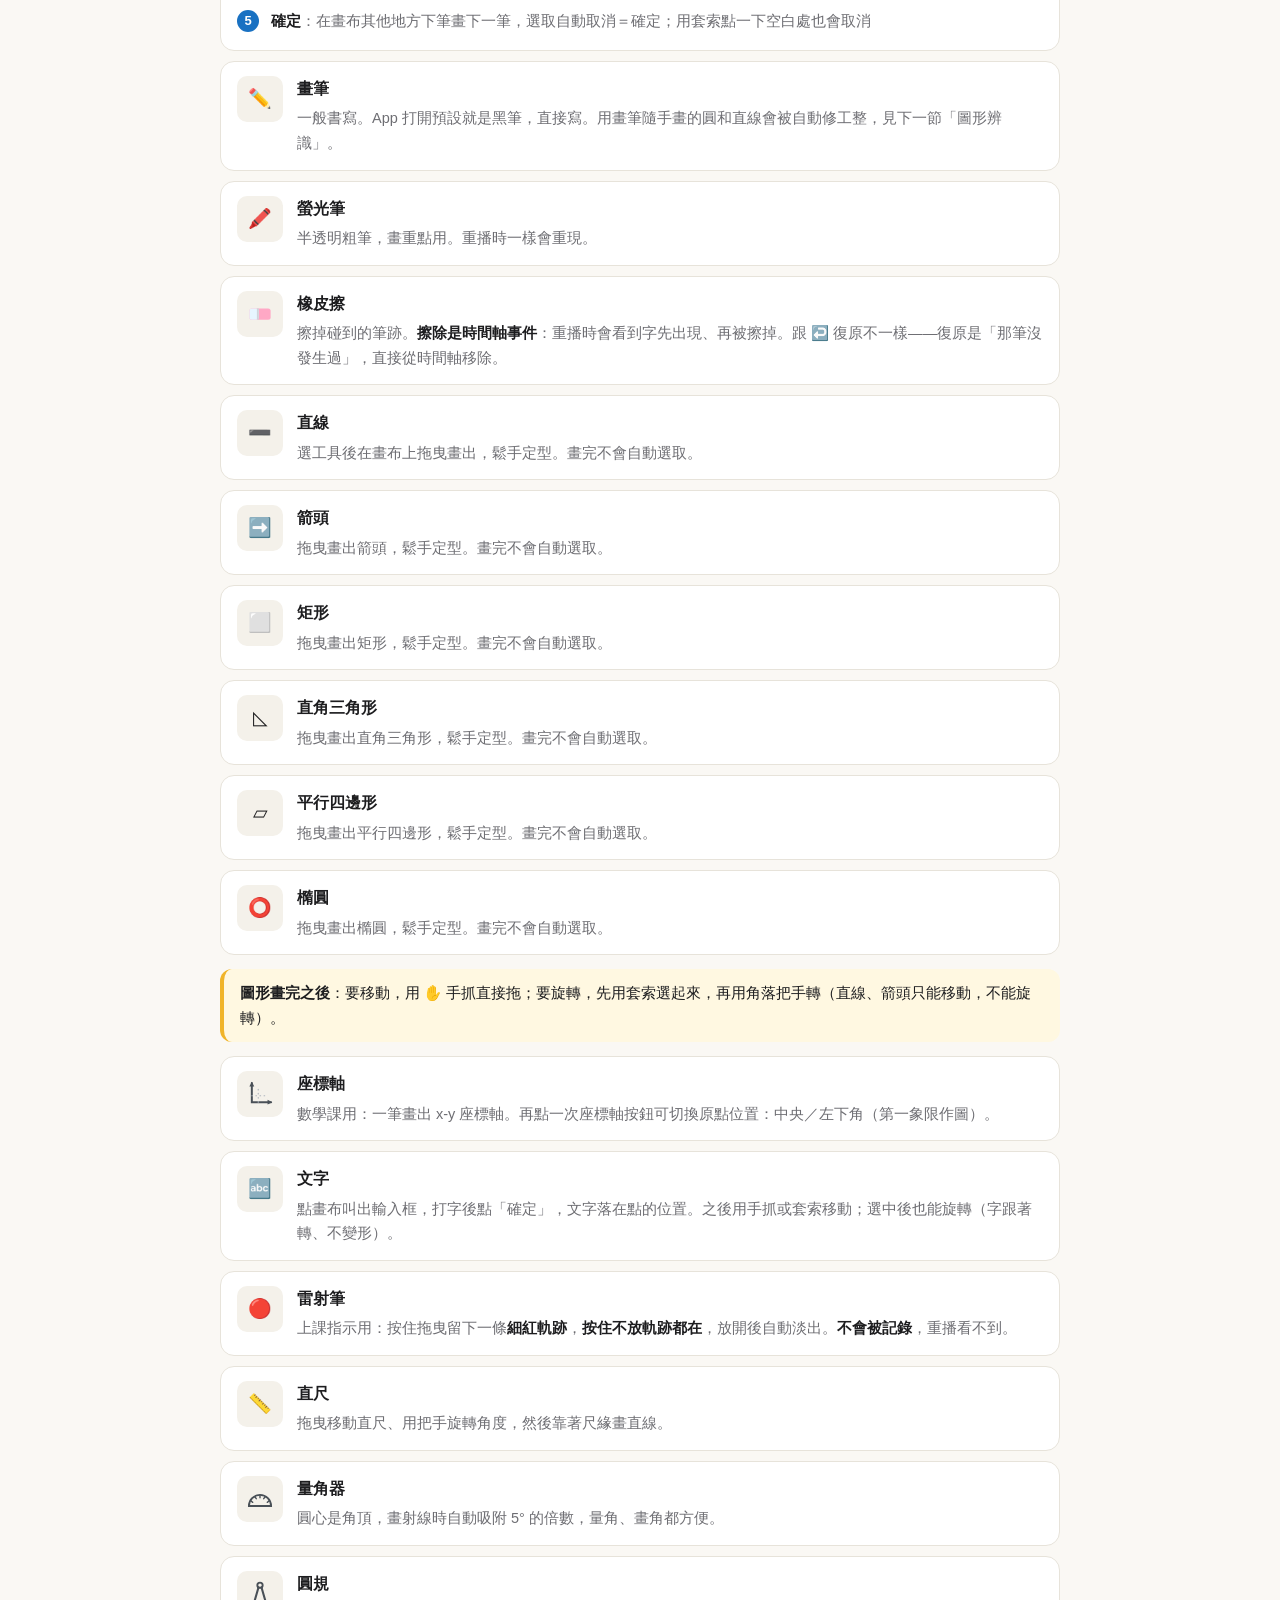
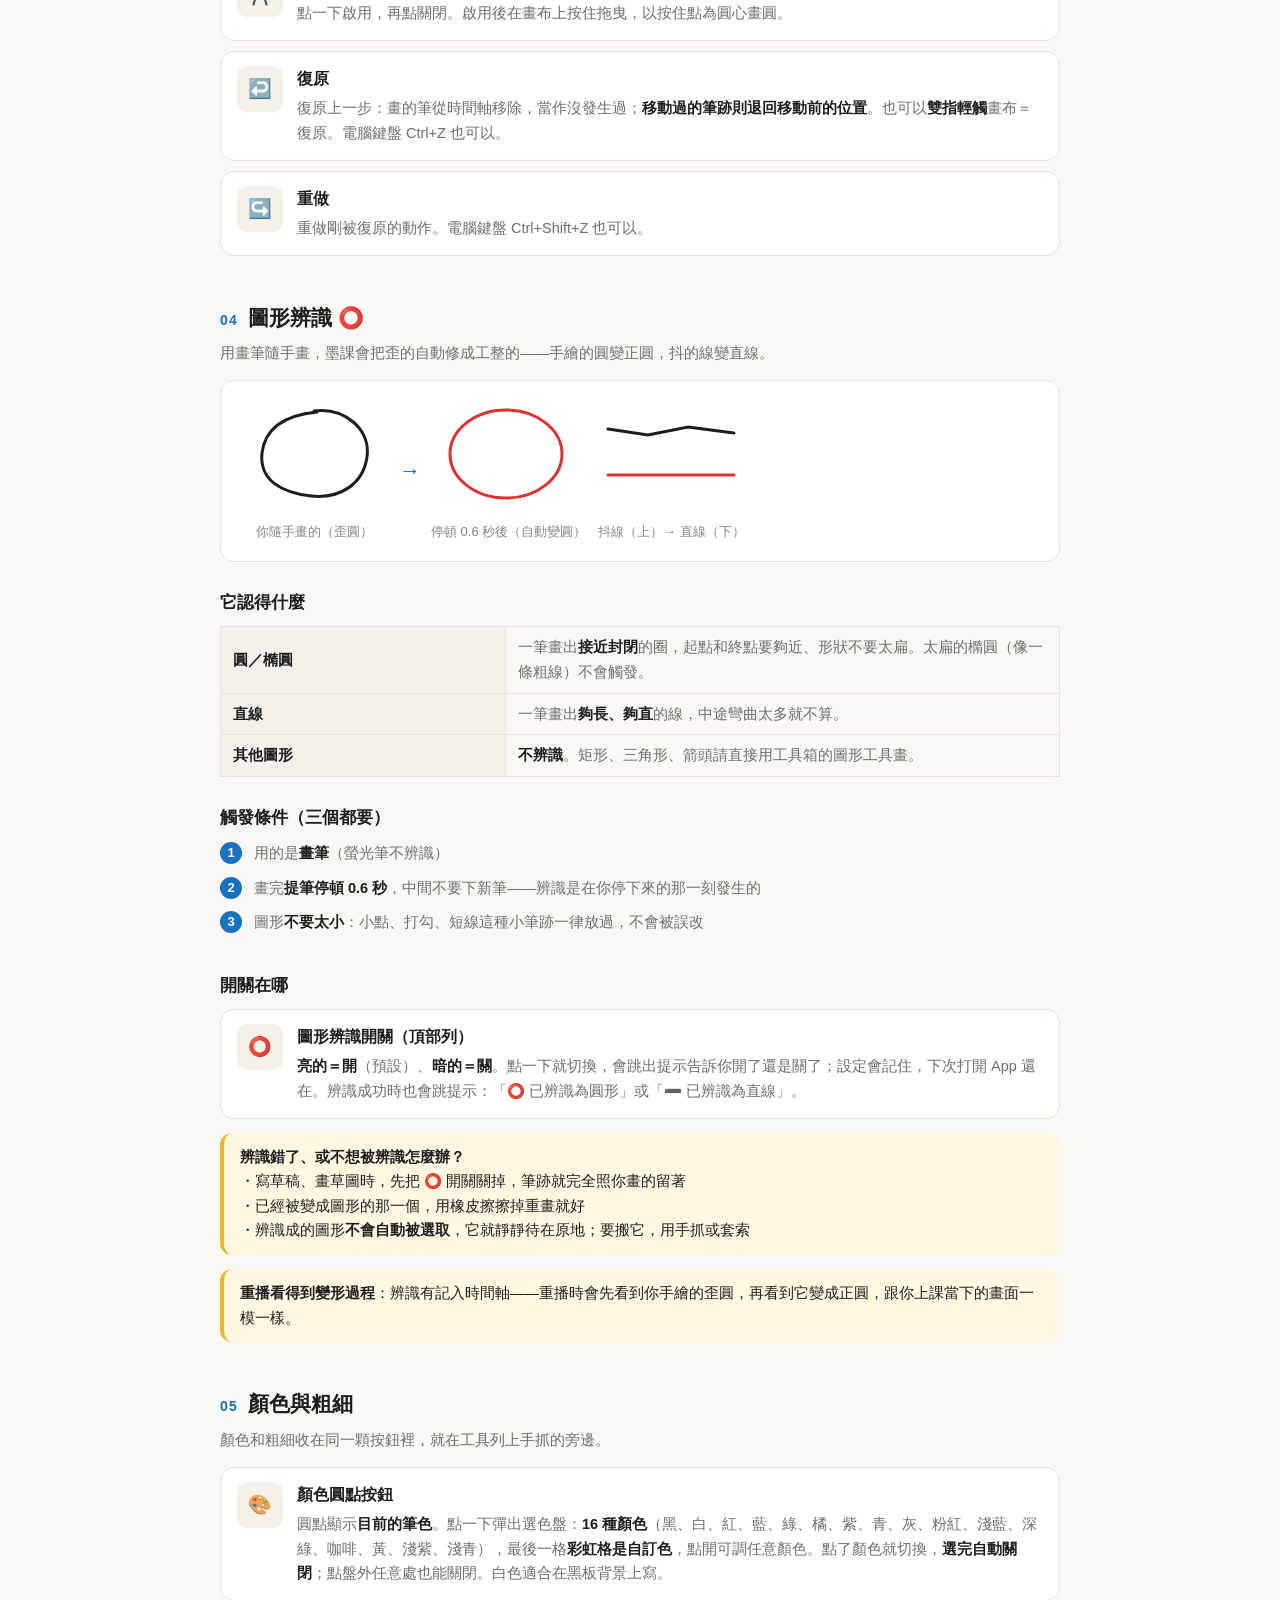
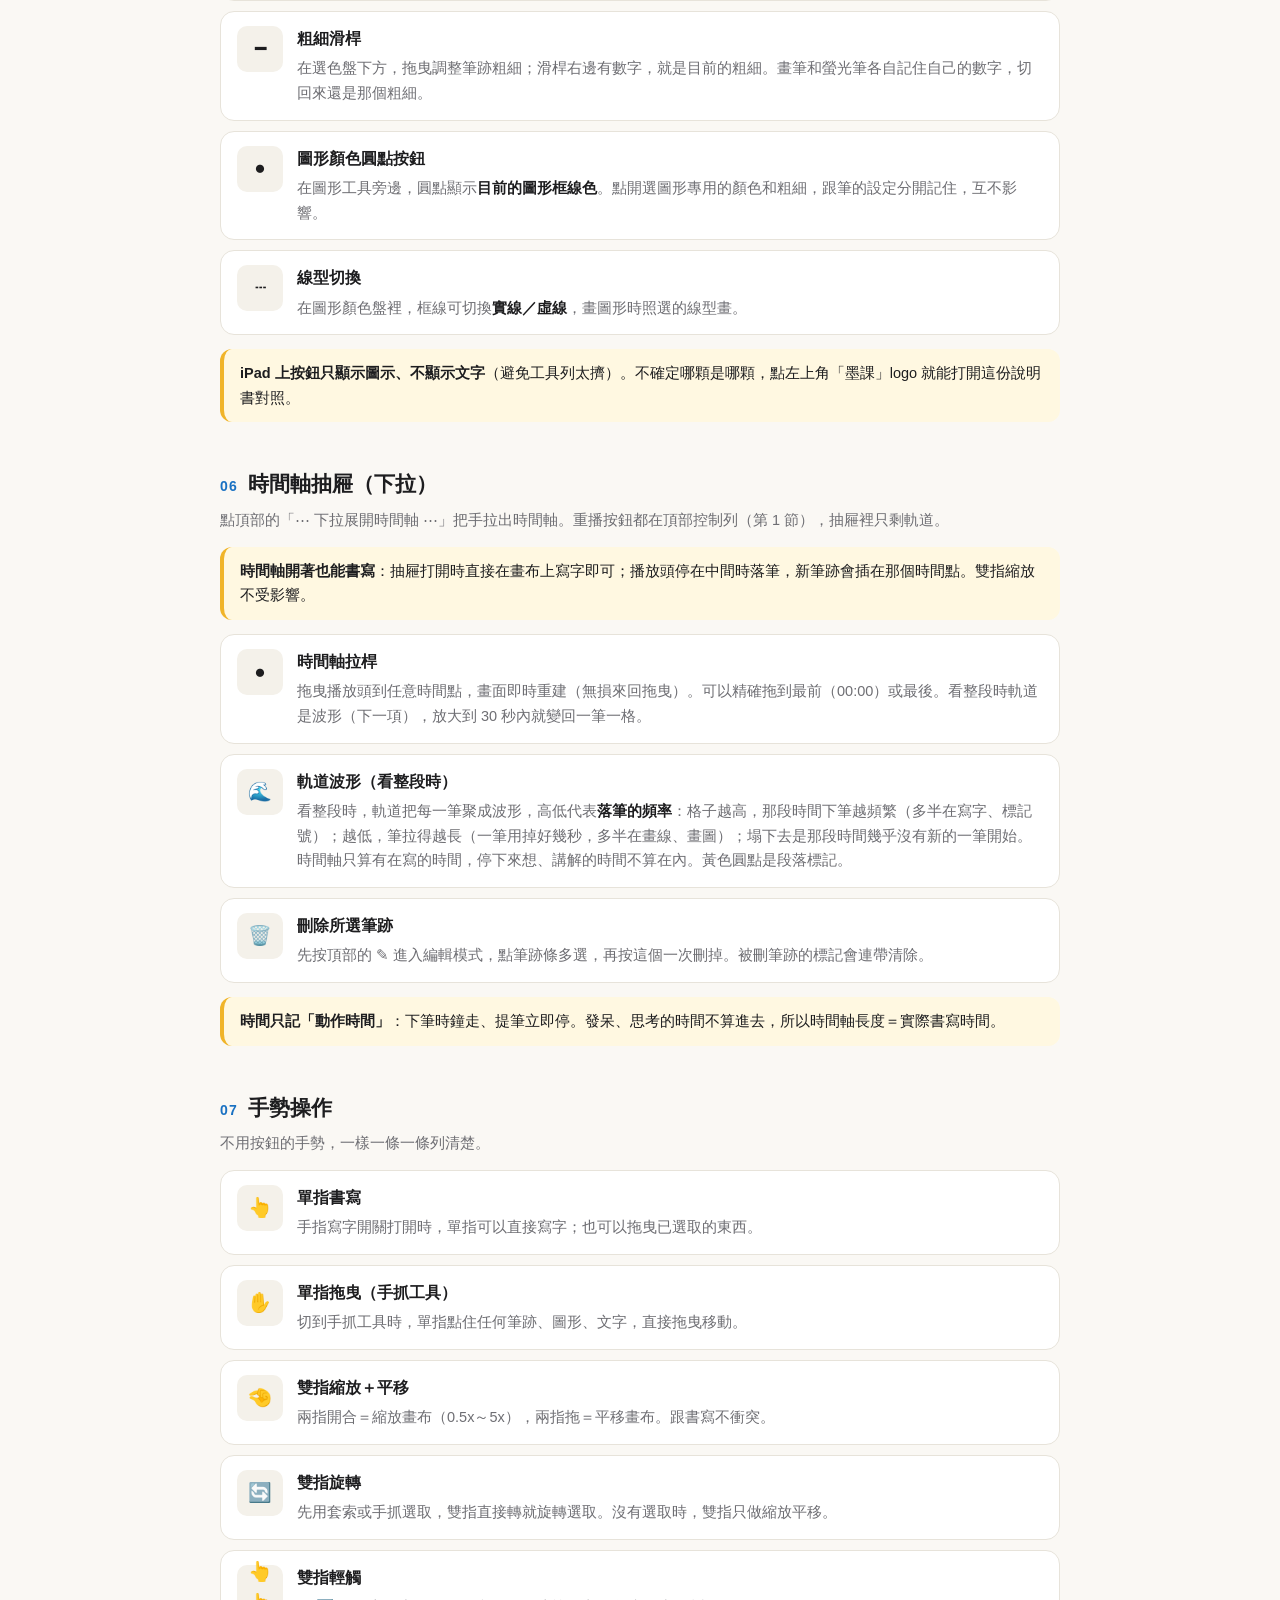
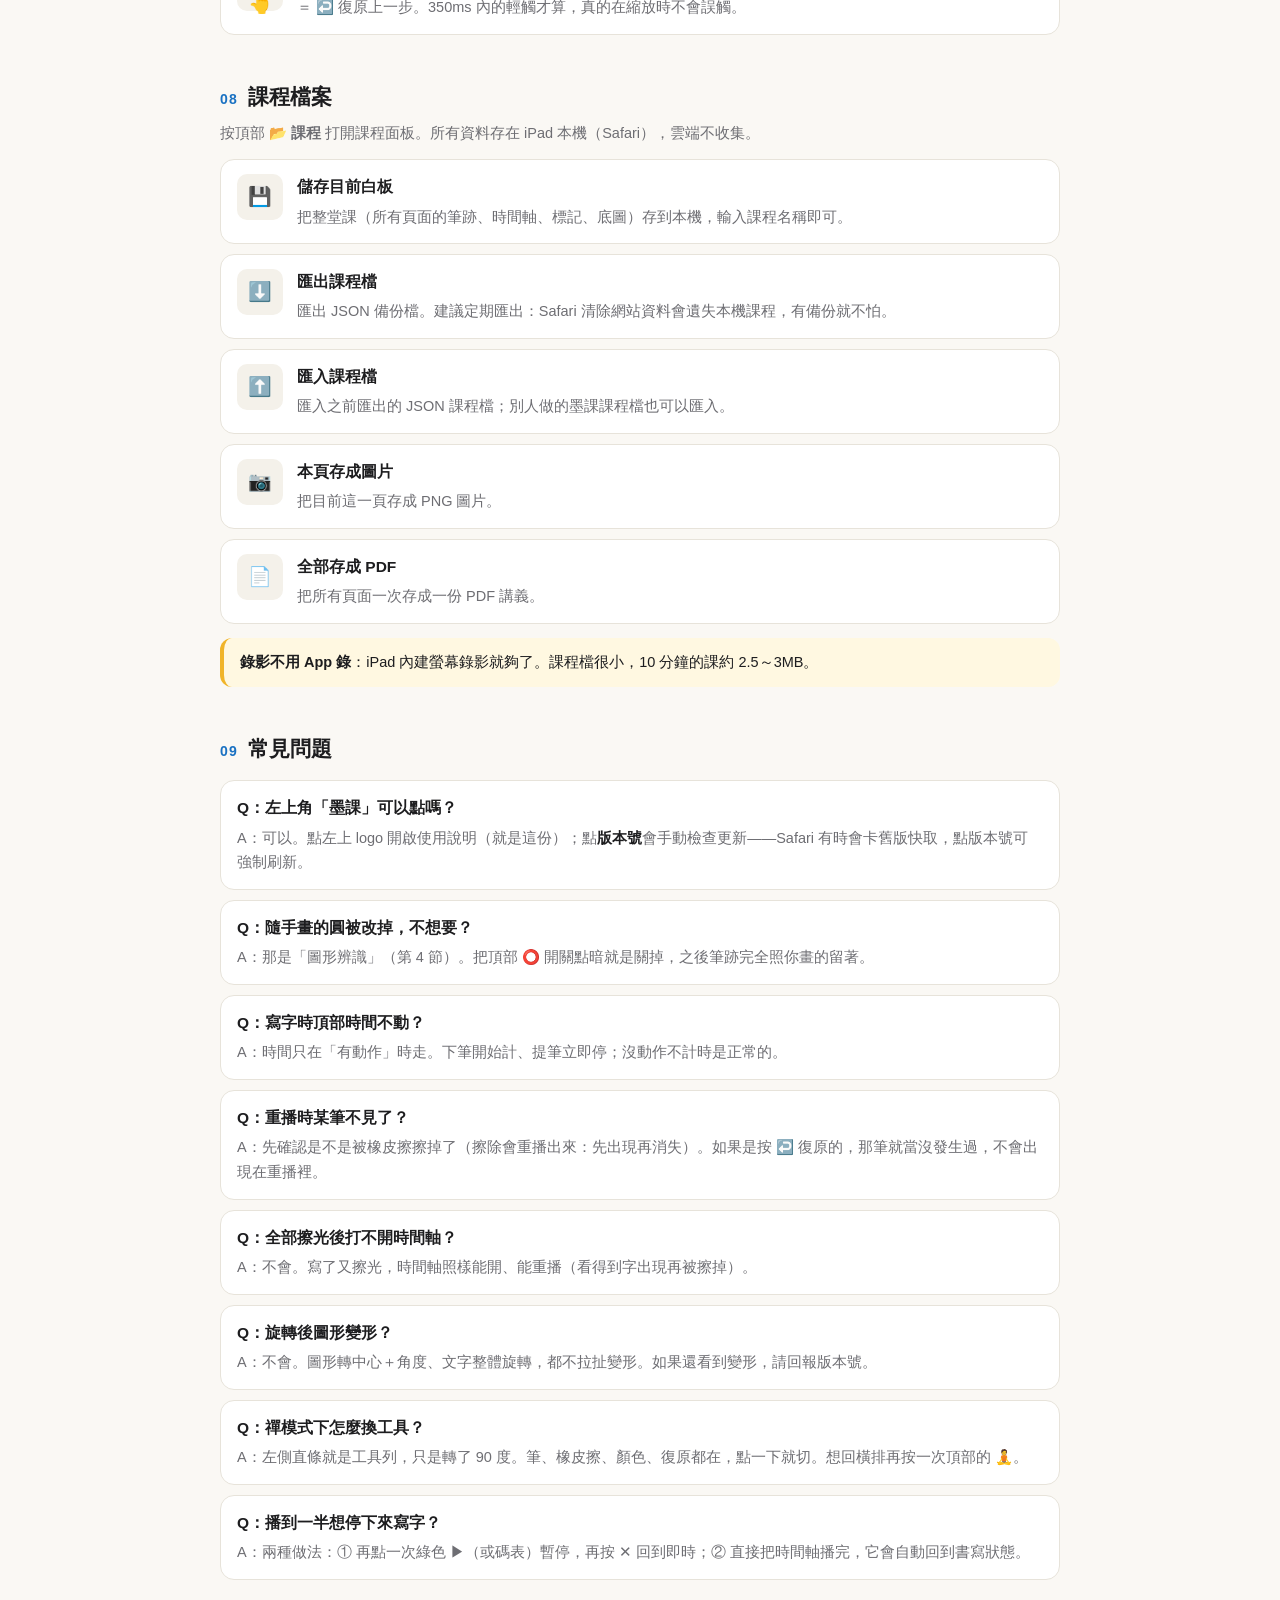
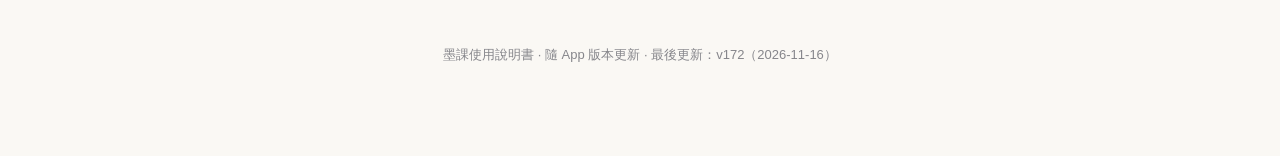
<file: docs/manual.html>
<!doctype html>
<html lang="zh-Hant">
<head>
<meta charset="utf-8" />
<meta name="viewport" content="width=device-width, initial-scale=1, viewport-fit=cover" />
<title>墨課使用說明書</title>
<style>
  :root{
    --ink:#1d1d1f; --muted:#6e6e73; --faint:#86868b;
    --bg:#faf8f4; --card:#ffffff; --line:#e7e3da;
    --accent:#1971c2; --accent-bg:#e8f1fa;
    --tip-bg:#fff8e1; --tip-line:#f0b429;
    --warn-bg:#fdecec; --warn-line:#e03131;
  }
  *{ box-sizing:border-box; }
  html{ scroll-behavior:smooth; }
  body{ margin:0; background:var(--bg); color:var(--ink);
    font-family:-apple-system,"PingFang TC","Microsoft JhengHei",sans-serif;
    line-height:1.7; -webkit-font-smoothing:antialiased; }
  .wrap{ max-width:880px; margin:0 auto; padding:40px 20px 90px; }
  header{ margin-bottom:28px; }
  header .kicker{ color:var(--accent); font-weight:700; font-size:13px; letter-spacing:.12em; margin:0 0 6px; }
  header h1{ font-size:32px; margin:0 0 8px; }
  header p{ color:var(--muted); margin:0; font-size:15px; }
  .quick{ display:grid; grid-template-columns:repeat(3,1fr); gap:12px; margin:24px 0 8px; }
  .quick .q{ background:var(--card); border:1px solid var(--line); border-radius:14px; padding:14px 16px; }
  .quick .q .n{ display:inline-flex; width:22px; height:22px; border-radius:50%;
    background:var(--accent); color:#fff; font-size:13px; font-weight:700;
    align-items:center; justify-content:center; margin-bottom:6px; }
  .quick .q b{ display:block; font-size:15px; margin-bottom:2px; }
  .quick .q span{ color:var(--muted); font-size:13.5px; line-height:1.55; display:block; }
  @media (max-width:640px){ .quick{ grid-template-columns:1fr; } }
  .toc{ background:var(--card); border:1px solid var(--line); border-radius:14px; padding:18px 20px; margin:20px 0 8px; }
  .toc .t{ font-size:13px; font-weight:700; color:var(--faint); letter-spacing:.1em; margin:0 0 10px; }
  .toc .links{ display:flex; flex-wrap:wrap; gap:8px; }
  .toc a{ color:var(--ink); text-decoration:none; font-size:14px;
    border:1px solid var(--line); border-radius:999px; padding:5px 13px; background:#fff; }
  .toc a:hover{ border-color:var(--accent); color:var(--accent); }
  .toc a.hot{ background:var(--accent-bg); border-color:#bcd6f2; color:var(--accent); font-weight:600; }
  section{ margin-top:44px; }
  h2{ font-size:21px; margin:0 0 6px; display:flex; align-items:baseline; gap:10px; }
  h2 .no{ color:var(--accent); font-size:14px; font-weight:700; letter-spacing:.08em; }
  .sec-lead{ color:var(--muted); font-size:14.5px; margin:0 0 14px; }
  h3{ font-size:16.5px; margin:26px 0 8px; }
  .item{ display:flex; gap:14px; background:var(--card); border:1px solid var(--line);
    border-radius:14px; padding:14px 16px; margin:10px 0; }
  .item .ic{ flex:0 0 46px; height:46px; border-radius:10px; background:#f4f1ea;
    display:flex; align-items:center; justify-content:center; font-size:19px; text-align:center; padding:2px; }
  .item .bd{ flex:1; min-width:0; }
  .item .nm{ font-weight:700; font-size:15.5px; }
  .item .nm .tag{ font-weight:600; font-size:12px; color:var(--accent);
    background:var(--accent-bg); border-radius:999px; padding:1px 8px; margin-left:6px; vertical-align:2px; }
  .item p{ margin:4px 0 0; color:var(--muted); font-size:14.5px; }
  .item p b{ color:var(--ink); }
  .steps{ counter-reset:st; margin:10px 0 0; padding:0; list-style:none; }
  .steps li{ counter-increment:st; position:relative; padding:0 0 10px 34px; color:var(--muted); font-size:14.5px; }
  .steps li::before{ content:counter(st); position:absolute; left:0; top:1px;
    width:22px; height:22px; border-radius:50%; background:var(--accent); color:#fff;
    font-size:13px; font-weight:700; display:flex; align-items:center; justify-content:center; }
  .steps li b{ color:var(--ink); }
  .tip, .warn{ border-radius:12px; padding:12px 16px; margin:14px 0; font-size:14.5px; }
  .tip{ background:var(--tip-bg); border-left:4px solid var(--tip-line); }
  .warn{ background:var(--warn-bg); border-left:4px solid var(--warn-line); }
  .demo{ background:var(--card); border:1px solid var(--line); border-radius:14px; padding:18px; margin:12px 0; }
  .demo .row{ display:flex; align-items:center; gap:10px; flex-wrap:wrap; }
  .demo .cap{ font-size:13px; color:var(--faint); text-align:center; margin-top:4px; }
  .demo figure{ margin:0; }
  .demo .arr{ color:var(--accent); font-size:22px; font-weight:700; }
  table.spec{ width:100%; border-collapse:collapse; margin:10px 0; font-size:14.5px; }
  table.spec th, table.spec td{ border:1px solid var(--line); padding:8px 12px; text-align:left; }
  table.spec th{ background:#f4f1ea; font-weight:700; width:34%; }
  table.spec td{ color:var(--muted); }
  table.spec td b{ color:var(--ink); }
  footer{ text-align:center; color:var(--faint); font-size:13px; margin-top:64px; }
</style>
</head>
<body>
<div class="wrap">

<header>
  <p class="kicker">MOKE · 使用說明書</p>
  <h1>墨課使用說明書</h1>
  <p>白板錄課 App · iPad 橫屏使用 · 一個按鈕一條，逐條講清楚</p>
</header>

<div class="quick">
  <div class="q"><span class="n">1</span><b>直接寫</b><span>打開就是黑筆，拿筆（或手指）直接寫，不用先設定。</span></div>
  <div class="q"><span class="n">2</span><b>搬東西</b><span>切到 ✋ 手抓，點住圖形或筆跡直接拖；或用套索選起來再搬。</span></div>
  <div class="q"><span class="n">3</span><b>按 ▶ 重播</b><span>頂部綠色 ▶ 一點就從頭重播整堂課，播完自動回來寫字。</span></div>
</div>

<nav class="toc">
  <p class="t">目錄</p>
  <div class="links">
    <a href="#sec-top">播放控制列</a>
    <a href="#sec-actions">頂部功能列</a>
    <a href="#sec-tools">工具箱</a>
    <a href="#sec-autoshape" class="hot">圖形辨識 ⭕</a>
    <a href="#sec-color">顏色與粗細</a>
    <a href="#sec-timeline">時間軸</a>
    <a href="#sec-gesture">手勢</a>
    <a href="#sec-lesson">課程檔案</a>
    <a href="#sec-faq">常見問題</a>
  </div>
</nav>
<section>
<h2 id="sec-top"><span class="no">01</span>頂部播放控制列</h2>
<p class="sec-lead">常駐在最上面，控制重播與標記，不用先下拉時間軸就能用。四色分組，一眼認功能。</p>

<div class="item"><div class="ic">🚩</div><div class="bd"><div class="nm">標記</div><p>在<b>目前時間點</b>插入一個段落標記；<b>同一個位置再按一次，就移除那個標記</b>（不用另外找刪除鈕）。播放到標記會自動停下來，讓學生抄筆記；再按 ▶ 繼續。</p></div></div>

<div class="item"><div class="ic">⏮</div><div class="bd"><div class="nm">跳到最前 <span class="tag">藍底</span></div><p>播放頭直接跳到時間軸最前面（00:00）。</p></div></div>

<div class="item"><div class="ic">⏭</div><div class="bd"><div class="nm">跳到最後 <span class="tag">藍底</span></div><p>播放頭直接跳到最新進度。</p></div></div>

<div class="item"><div class="ic">⏪</div><div class="bd"><div class="nm">上一個標記 <span class="tag">紫底</span></div><p>跳到上一個 🚩 標記。講錯了想退回重講就用這個。</p></div></div>

<div class="item"><div class="ic">⏩</div><div class="bd"><div class="nm">下一個標記 <span class="tag">紫底</span></div><p>跳到下一個 🚩 標記。用簡報筆翻段落就是這個功能。</p></div></div>
<div class="item"><div class="ic">⏩</div><div class="bd"><div class="nm">右上角浮動紫鈕</div><p>畫布右上角的兩顆紫色圓鈕，跟頂部的上一個／下一個標記是同一組功能；頂部列捲不到時，按這組一樣。</p></div></div>

<div class="item"><div class="ic">◀</div><div class="bd"><div class="nm">上一筆 <span class="tag">橘底</span></div><p>播放頭退回上一筆筆跡的時間點，一筆一筆往回看。</p></div></div>

<div class="item"><div class="ic">▶</div><div class="bd"><div class="nm">下一筆 <span class="tag">橘底</span></div><p>播放頭前進到下一筆筆跡的時間點。</p></div></div>

<div class="item"><div class="ic">▶</div><div class="bd"><div class="nm">播放／暫停 <span class="tag">綠底</span></div><p><b>一點就從頭重播</b>，不用先展開時間軸。播的時候變 ❚❚，再點暫停。<b>播完自動回到即時書寫</b>。</p></div></div>

<div class="item"><div class="ic">00:00</div><div class="bd"><div class="nm">碼表</div><p>顯示「目前時間／總時間」。它也是一顆按鈕：<b>點一下＝播放／暫停</b>，跟綠色 ▶ 一樣。</p></div></div>

<div class="item"><div class="ic">✎</div><div class="bd"><div class="nm">筆跡編輯</div><p>進入編輯模式：點時間軸上的筆跡條可以<b>多選</b>（再點取消），再按「刪除所選筆跡」一次刪掉多筆。被刪筆跡連帶的標記也會一起清掉。</p></div></div>
<div class="item"><div class="ic">✏️</div><div class="bd"><div class="nm">回放中補線</div><p>播放頭停在中間時下筆，新筆就插在播放頭的時間點；連續補筆會一筆接一筆排下去。擦掉的筆就是擦掉了，拉時間軸也不會再出現。</p></div></div>
<div class="item"><div class="ic">🗑️</div><div class="bd"><div class="nm">刪筆後補位</div><p>刪掉筆跡之後，後面的筆跡會自動往前補位，總長跟著縮短，時間軸不會空在那裡。</p></div></div>
<div class="item"><div class="ic">＋</div><div class="bd"><div class="nm">時間軸放大</div><p>筆太多、時間軸擠在一起時，按時間軸右邊的 ＋ 拉近看：一次只看一小段，筆跡就散開了。播放時畫面會跟著播放位置移動。</p></div></div>
<div class="item"><div class="ic">－</div><div class="bd"><div class="nm">時間軸縮小／全部</div><p>按 － 看更多；按「全部」回到看整段。旁邊會顯示現在正在看哪一段（起訖時間）。</p></div></div>

<div class="item"><div class="ic">⏱</div><div class="bd"><div class="nm">播放速度</div><p>拖曳滑桿調整重播速度，0.5x～10x。播太快聽不清楚就調慢；想快速掃過整段就拉到 10x。</p></div></div>

<div class="item"><div class="ic">✕</div><div class="bd"><div class="nm">回到即時</div><p>退出重播、收起時間軸，播放頭回到即時進度。</p></div></div>
<div class="item"><div class="ic">✏️</div><div class="bd"><div class="nm">時間軸開著也能寫</div><p>時間軸抽屜打開時可以直接書寫，不必先收起。播放頭拉回中間時落筆，新筆跡會<b>插在那個時間點</b>；在即時進度落筆，就自然接在最後。</p></div></div>

</section>

<section>
<h2 id="sec-actions"><span class="no">02</span>頂部功能列</h2>
<p class="sec-lead">頁面管理、背景、圖片與版面功能，都在上面這一排。</p>

<div class="item"><div class="ic">◀</div><div class="bd"><div class="nm">上一頁</div><p>回到上一頁。每一頁有<b>獨立的時間軸</b>，從 00:00 開始，換頁不會互相干擾。</p></div></div>

<div class="item"><div class="ic">▶</div><div class="bd"><div class="nm">下一頁</div><p>到下一頁。</p></div></div>

<div class="item"><div class="ic">1/1</div><div class="bd"><div class="nm">頁碼</div><p>顯示目前第幾頁／總共幾頁，只是顯示，不能點。</p></div></div>

<div class="item"><div class="ic">＋</div><div class="bd"><div class="nm">新增頁面</div><p>在目前頁後面加一頁空白頁。</p></div></div>

<div class="item"><div class="ic">🗑️</div><div class="bd"><div class="nm">刪除本頁</div><p>刪除目前這一頁（含筆跡、標記、時間軸）。有確認框，不會誤觸。</p></div></div>

<div class="item"><div class="ic">🎨</div><div class="bd"><div class="nm">背景</div><p>點一下打開選單，七種背景點了就換：白板、黑板、方格、細方格、橫線、座標紙、五線譜。</p></div></div>

<div class="item"><div class="ic">🖼️</div><div class="bd"><div class="nm">圖片</div><p>從相簿選一張圖放進本頁（例如講義照片）。一頁可以放多張、疊放，後放的在上層。放好後自動進入調整模式（見下方「圖片調整模式」）。</p></div></div>

<div class="item"><div class="ic">✋</div><div class="bd"><div class="nm">手指寫字開關</div><p>預設<b>開</b>：手指和 Apple Pencil 都能寫。要防手掌誤觸（只用筆寫），點一下關掉，圖示顯示 🚫。設定會記住。</p></div></div>
<div class="item"><div class="ic">👆</div><div class="bd"><div class="nm">手指落點補正</div><p>用手指寫字時，墨會自動出現在指尖瞄準處。手指回報的是指腹中心，補正後比較對得準；Apple Pencil 本來就準，不受影響。</p></div></div>
<div class="item"><div class="ic">🎯</div><div class="bd"><div class="nm">補正量調整</div><p>點頂部的 🎯 按鈕，拖滑桿調補正量：上下 0–24、左右 −16～16。每個人的手指大小和書寫習慣不同，調到自己覺得準為止；調好會記住。</p></div></div>

<div class="item"><div class="ic">⟲</div><div class="bd"><div class="nm">逆時針旋轉</div><p>先用套索或手抓<b>選取</b>，再按一下，選取的東西逆時針轉 15°。微調角度用。</p></div></div>

<div class="item"><div class="ic">⟳</div><div class="bd"><div class="nm">順時針旋轉</div><p>先用套索或手抓<b>選取</b>，再按一下，選取的東西順時針轉 15°。</p></div></div>
<div class="item"><div class="ic">✕</div><div class="bd"><div class="nm">刪除選取</div><p>選好筆跡後，第二排工具列的套索旁邊會出現紅色 ✕ 刪除鈕，按下去直接刪掉選中的筆跡（後面的筆自動往前補位）。電腦鍵盤按 Delete 也可以刪。</p></div></div>

<div class="item"><div class="ic">⧉</div><div class="bd"><div class="nm">複製選取</div><p>選好筆跡後，套索旁邊會出現複製鈕，按下去把選中的筆跡複製一份（位置稍微錯開），複製的那份會被選起來，直接拖到想要的位置。按復原可整批退掉複製。</p></div></div>

<div class="tip"><b>旋轉的其他做法</b>：按住選取框<b>角落的圓箭頭把手</b>繞著中心拖曳，要轉多少就轉多少；或雙指直接轉。文字、圖形、筆跡都會轉且<b>不變形</b>；<b>直線和箭頭不能旋轉</b>。旋轉會記入時間軸，重播看得到。</div>

<div class="item"><div class="ic">🧹</div><div class="bd"><div class="nm">清除本頁</div><p>刪掉本頁<b>所有筆跡和標記</b>，時間軸回到 00:00。<b>底圖（圖片）會保留</b>。有確認框。</p></div></div>

<div class="item"><div class="ic">⤢</div><div class="bd"><div class="nm">重置縮放（100%）</div><p>畫布的縮放和平移一次回到原始位置。雙指縮放玩到迷路時按這個。</p></div></div>

<div class="item"><div class="ic">📂</div><div class="bd"><div class="nm">課程</div><p>打開課程面板：儲存、匯出、匯入課程檔，存 PNG／PDF。詳見第 8 節。</p></div></div>
<div class="item"><div class="ic">❓</div><div class="bd"><div class="nm">說明</div><p>打開使用說明。第一次進來會自動打開一次；之後按這個按鈕，或點左上角「墨課」標誌也可以。</p></div></div>
<div class="item"><div class="ic">🔄</div><div class="bd"><div class="nm">更新</div><p>檢查有沒有新版。有新版時，重整頁面就會換新。點左上角的版本號也是同一件事。</p></div></div>
<div class="item"><div class="ic">EN</div><div class="bd"><div class="nm">語言</div><p>切換英文介面；再按「中文」切回來。預設繁體中文，選擇會記住。</p></div></div>

<div class="item"><div class="ic">🧘</div><div class="bd"><div class="nm">禪模式</div><p>工具列變成<b>左側直條</b>：右手拿筆寫字，左手拇指在左側點工具。再按一次恢復橫排。連寫 10～20 分鐘只用一支筆時最順手。</p></div></div>

<div class="item"><div class="ic">⛶</div><div class="bd"><div class="nm">全螢幕</div><p>隱藏 Safari 網址列，畫布變大；再按一次退出。上課前建議先按，版面最乾淨。</p></div></div>

<div class="tip"><b>頁碼旁的「≤20 頁」提醒</b>：頁數太多 App 會變慢，建議一堂課控制在 20 頁內。不是硬上限，只是建議。</div>

<h3>圖片調整模式（插入圖片後，或按「調整底圖」進入）</h3>

<div class="item"><div class="ic">🔧</div><div class="bd"><div class="nm">調整底圖</div><p>重新進入圖片調整模式，調整已放好的圖片。</p></div></div>
<div class="item"><div class="ic"><svg width="28" height="28" viewBox="0 0 48 48" aria-hidden="true"><g fill="none" stroke="#495057" stroke-width="3.2"><circle cx="16" cy="16" r="8.5"/><rect x="25" y="25" width="16" height="16"/><path d="M 34 5 L 44 19 L 24 19 Z"/></g></svg></div><div class="bd"><div class="nm">物理圖庫（貼紙）</div><p>第二欄「貼紙」區的按鈕：十類（力學、流體、波動、光學、電磁學、電路、熱學、近代物理、零件、道具），點一個就貼到目前頁面。貼紙跟圖形一樣有自己的時間點，回放時到點才出現；套索可以跟筆跡一起選，拖中心把手移動、角落把手旋轉、第二排 ✕ 刪除。</p></div></div>

<div class="item"><div class="ic">●</div><div class="bd"><div class="nm">選圖（藍點）</div><p>調整模式中，每張圖中心有一個藍點。<b>點哪張的藍點，就選中哪張</b>；選中的圖才能移動、縮放、裁切、刪除。</p></div></div>

<div class="item"><div class="ic">👆</div><div class="bd"><div class="nm">移動圖片</div><p>在調整模式中，單指拖曳選中的圖，移到想要的位置。</p></div></div>

<div class="item"><div class="ic">➖</div><div class="bd"><div class="nm">縮小圖片</div><p>選中的圖縮小一級（每次 ×1.2 的反向，範圍 0.2x～5x）。</p></div></div>

<div class="item"><div class="ic">➕</div><div class="bd"><div class="nm">放大圖片</div><p>選中的圖放大一級（每次 ×1.2，範圍 0.2x～5x）。iPad 上也可以雙指縮放。</p></div></div>

<div class="item"><div class="ic">✂️</div><div class="bd"><div class="nm">裁切圖片</div><p>裁切選中的那張圖，留下要用的部分。</p></div></div>

<div class="item"><div class="ic">🗑️</div><div class="bd"><div class="nm">刪除圖片</div><p>刪掉選中的那張圖（只刪圖，本頁筆跡不受影響）。</p></div></div>

<div class="item"><div class="ic">✅</div><div class="bd"><div class="nm">完成</div><p>結束調整模式，圖片固定下來，回到書寫。</p></div></div>

</section>

<section>
<h2 id="sec-tools"><span class="no">03</span>工具箱</h2>
<p class="sec-lead">工具列順序：手抓、顏色、畫筆、螢光筆、橡皮擦、套索、直線、箭頭、矩形、直角三角形、平行四邊形、橢圓、座標軸、文字、雷射筆、直尺、量角器、圓規、物理圖庫、復原、重做。</p>

<div class="item"><div class="ic">✋</div><div class="bd"><div class="nm">手抓 <span class="tag">最快的搬法</span></div><p><b>點住任何東西都能直接拖</b>：文字、圖形、手寫筆跡，點住拖曳就移動，不用先選取。只點一下不拖＝順便選取它，選取框會留著，可以接著用角落把手旋轉。要一次搬多個，改用套索圈選。</p></div></div>

<div class="item"><div class="ic"><svg width="28" height="28" viewBox="0 0 48 48" aria-hidden="true"><rect x="8" y="11" width="32" height="26" rx="5" fill="none" stroke="#495057" stroke-width="3.6" stroke-dasharray="7 5.5"/></svg></div><div class="bd"><div class="nm">套索（選取）</div><p>移動和旋轉的第一步都是<b>選取</b>。圖形和筆跡畫完都不會自動被選起來，要搬動或旋轉，先用套索選它：</p></div></div>

<ol class="steps" style="background:var(--card);border:1px solid var(--line);border-radius:14px;padding:14px 16px 6px;margin:-4px 0 10px">
<li><b>點一下（選一個）</b>：切到套索，直接點圖形或筆跡一下，就選中那一個，不用畫圈</li>
<li><b>畫圈（選多個）</b>：在畫布上畫一圈，圈到的文字、圖形、筆跡一起選起來</li>
<li><b>移動</b>：按住選取框<b>中心的圓把手</b>拖曳</li>
<li><b>旋轉</b>：按住<b>角落的圓箭頭把手</b>繞著中心拖曳（直線、箭頭不能旋轉，不會出現這個把手）；或按上方 ⟲⟳ 一次轉 15°</li>
<li><b>確定</b>：在畫布其他地方下筆畫下一筆，選取自動取消＝確定；用套索點一下空白處也會取消</li>
</ol>

<div class="item"><div class="ic">✏️</div><div class="bd"><div class="nm">畫筆</div><p>一般書寫。App 打開預設就是黑筆，直接寫。用畫筆隨手畫的圓和直線會被自動修工整，見下一節「圖形辨識」。</p></div></div>

<div class="item"><div class="ic">🖍️</div><div class="bd"><div class="nm">螢光筆</div><p>半透明粗筆，畫重點用。重播時一樣會重現。</p></div></div>

<div class="item"><div class="ic"><svg width="30" height="30" viewBox="0 0 48 48" aria-hidden="true"><rect x="7" y="15" width="34" height="18" rx="4" fill="#ffa8c5"/><rect x="7" y="15" width="15" height="18" rx="4" fill="#e7f5ff"/><rect x="19" y="15" width="3" height="18" fill="#ced4da"/></svg></div><div class="bd"><div class="nm">橡皮擦</div><p>擦掉碰到的筆跡。<b>擦除是時間軸事件</b>：重播時會看到字先出現、再被擦掉。跟 ↩️ 復原不一樣——復原是「那筆沒發生過」，直接從時間軸移除。</p></div></div>

<div class="item"><div class="ic">➖</div><div class="bd"><div class="nm">直線</div><p>選工具後在畫布上拖曳畫出，鬆手定型。畫完不會自動選取。</p></div></div>

<div class="item"><div class="ic">➡️</div><div class="bd"><div class="nm">箭頭</div><p>拖曳畫出箭頭，鬆手定型。畫完不會自動選取。</p></div></div>

<div class="item"><div class="ic">⬜</div><div class="bd"><div class="nm">矩形</div><p>拖曳畫出矩形，鬆手定型。畫完不會自動選取。</p></div></div>

<div class="item"><div class="ic">◺</div><div class="bd"><div class="nm">直角三角形</div><p>拖曳畫出直角三角形，鬆手定型。畫完不會自動選取。</p></div></div>

<div class="item"><div class="ic">▱</div><div class="bd"><div class="nm">平行四邊形</div><p>拖曳畫出平行四邊形，鬆手定型。畫完不會自動選取。</p></div></div>

<div class="item"><div class="ic">⭕</div><div class="bd"><div class="nm">橢圓</div><p>拖曳畫出橢圓，鬆手定型。畫完不會自動選取。</p></div></div>

<div class="tip"><b>圖形畫完之後</b>：要移動，用 ✋ 手抓直接拖；要旋轉，先用套索選起來，再用角落把手轉（直線、箭頭只能移動，不能旋轉）。</div>

<div class="item"><div class="ic"><svg width="28" height="28" viewBox="0 0 48 48" aria-hidden="true"><g stroke="#495057" stroke-width="3.4" stroke-linecap="round" fill="none"><path d="M 10 5 V 38 H 43"/></g><path d="M 10 3 L 5.8 11 L 14.2 11 Z" fill="#495057"/><path d="M 45 38 L 37 33.8 L 37 42.2 Z" fill="#495057"/><g stroke="#adb5bd" stroke-width="2"><line x1="10" y1="27" x2="34" y2="27" stroke-dasharray="1 6" stroke-linecap="round"/><line x1="21" y1="38" x2="21" y2="14" stroke-dasharray="1 6" stroke-linecap="round"/></g></svg></div><div class="bd"><div class="nm">座標軸</div><p>數學課用：一筆畫出 x-y 座標軸。再點一次座標軸按鈕可切換原點位置：中央／左下角（第一象限作圖）。</p></div></div>

<div class="item"><div class="ic">🔤</div><div class="bd"><div class="nm">文字</div><p>點畫布叫出輸入框，打字後點「確定」，文字落在點的位置。之後用手抓或套索移動；選中後也能旋轉（字跟著轉、不變形）。</p></div></div>

<div class="item"><div class="ic">🔴</div><div class="bd"><div class="nm">雷射筆</div><p>上課指示用：按住拖曳留下一條<b>細紅軌跡</b>，<b>按住不放軌跡都在</b>，放開後自動淡出。<b>不會被記錄</b>，重播看不到。</p></div></div>

<div class="item"><div class="ic">📏</div><div class="bd"><div class="nm">直尺</div><p>拖曳移動直尺、用把手旋轉角度，然後靠著尺緣畫直線。</p></div></div>

<div class="item"><div class="ic"><svg width="28" height="28" viewBox="0 0 48 48" aria-hidden="true"><path d="M 5 36 A 19 19 0 0 1 43 36 Z" fill="none" stroke="#495057" stroke-width="3.2"/><g stroke="#495057" stroke-width="2.4" stroke-linecap="round"><line x1="8.7" y1="27.5" x2="11.5" y2="29.7"/><line x1="15.5" y1="20.6" x2="17.6" y2="23.4"/><line x1="24" y1="18.2" x2="24" y2="21.8"/><line x1="32.5" y1="20.6" x2="30.4" y2="23.4"/><line x1="39.3" y1="27.5" x2="36.5" y2="29.7"/></g></svg></div><div class="bd"><div class="nm">量角器</div><p>圓心是角頂，畫射線時自動吸附 5° 的倍數，量角、畫角都方便。</p></div></div>

<div class="item"><div class="ic"><svg width="28" height="28" viewBox="0 0 48 48" aria-hidden="true"><circle cx="24" cy="9" r="4.6" fill="none" stroke="#495057" stroke-width="3.2"/><g stroke="#495057" stroke-width="3.6" stroke-linecap="round"><line x1="21.5" y1="12.5" x2="13" y2="42"/><line x1="26.5" y1="12.5" x2="35" y2="42"/></g></svg></div><div class="bd"><div class="nm">圓規</div><p>點一下啟用，再點關閉。啟用後在畫布上按住拖曳，以按住點為圓心畫圓。</p></div></div>

<div class="item"><div class="ic">↩️</div><div class="bd"><div class="nm">復原</div><p>復原上一步：畫的筆從時間軸移除，當作沒發生過；<b>移動過的筆跡則退回移動前的位置</b>。也可以<b>雙指輕觸</b>畫布＝復原。電腦鍵盤 Ctrl+Z 也可以。</p></div></div>

<div class="item"><div class="ic">↪️</div><div class="bd"><div class="nm">重做</div><p>重做剛被復原的動作。電腦鍵盤 Ctrl+Shift+Z 也可以。</p></div></div>

</section>

<section>
<h2 id="sec-autoshape"><span class="no">04</span>圖形辨識 ⭕</h2>
<p class="sec-lead">用畫筆隨手畫，墨課會把歪的自動修成工整的——手繪的圓變正圓，抖的線變直線。</p>

<div class="demo">
  <div class="row">
    <figure>
      <svg width="150" height="110" viewBox="0 0 150 110" aria-label="手繪的歪圓">
        <path d="M75 12 C 105 8, 132 30, 128 58 C 124 86, 100 100, 72 97 C 44 94, 20 82, 23 54 C 26 28, 48 16, 78 13" fill="none" stroke="#1d1d1f" stroke-width="3" stroke-linecap="round"/>
      </svg>
      <div class="cap">你隨手畫的（歪圓）</div>
    </figure>
    <div class="arr">→</div>
    <figure>
      <svg width="150" height="110" viewBox="0 0 150 110" aria-label="辨識後的正圓">
        <ellipse cx="75" cy="55" rx="56" ry="44" fill="none" stroke="#e03131" stroke-width="3"/>
      </svg>
      <div class="cap">停頓 0.6 秒後（自動變圓）</div>
    </figure>
    <figure>
      <svg width="150" height="110" viewBox="0 0 150 110" aria-label="手繪的抖線與辨識後的直線">
        <path d="M12 30 L 52 36 L 92 28 L 138 34" fill="none" stroke="#1d1d1f" stroke-width="3" stroke-linecap="round"/>
        <line x1="12" y1="76" x2="138" y2="76" stroke="#e03131" stroke-width="3" stroke-linecap="round"/>
      </svg>
      <div class="cap">抖線（上）→ 直線（下）</div>
    </figure>
  </div>
</div>

<h3>它認得什麼</h3>

<table class="spec">
  <tr><th>圓／橢圓</th><td>一筆畫出<b>接近封閉</b>的圈，起點和終點要夠近、形狀不要太扁。太扁的橢圓（像一條粗線）不會觸發。</td></tr>
  <tr><th>直線</th><td>一筆畫出<b>夠長、夠直</b>的線，中途彎曲太多就不算。</td></tr>
  <tr><th>其他圖形</th><td><b>不辨識</b>。矩形、三角形、箭頭請直接用工具箱的圖形工具畫。</td></tr>
</table>

<h3>觸發條件（三個都要）</h3>

<ol class="steps">
  <li>用的是<b>畫筆</b>（螢光筆不辨識）</li>
  <li>畫完<b>提筆停頓 0.6 秒</b>，中間不要下新筆——辨識是在你停下來的那一刻發生的</li>
  <li>圖形<b>不要太小</b>：小點、打勾、短線這種小筆跡一律放過，不會被誤改</li>
</ol>

<h3>開關在哪</h3>

<div class="item"><div class="ic">⭕</div><div class="bd"><div class="nm">圖形辨識開關（頂部列）</div><p><b>亮的＝開</b>（預設）、<b>暗的＝關</b>。點一下就切換，會跳出提示告訴你開了還是關了；設定會記住，下次打開 App 還在。辨識成功時也會跳提示：「⭕ 已辨識為圓形」或「➖ 已辨識為直線」。</p></div></div>

<div class="tip"><b>辨識錯了、或不想被辨識怎麼辦？</b><br>・寫草稿、畫草圖時，先把 ⭕ 開關關掉，筆跡就完全照你畫的留著<br>・已經被變成圖形的那一個，用橡皮擦擦掉重畫就好<br>・辨識成的圖形<b>不會自動被選取</b>，它就靜靜待在原地；要搬它，用手抓或套索</div>

<div class="tip"><b>重播看得到變形過程</b>：辨識有記入時間軸——重播時會先看到你手繪的歪圓，再看到它變成正圓，跟你上課當下的畫面一模一樣。</div>

</section>

<section>
<h2 id="sec-color"><span class="no">05</span>顏色與粗細</h2>
<p class="sec-lead">顏色和粗細收在同一顆按鈕裡，就在工具列上手抓的旁邊。</p>

<div class="item"><div class="ic">🎨</div><div class="bd"><div class="nm">顏色圓點按鈕</div><p>圓點顯示<b>目前的筆色</b>。點一下彈出選色盤：<b>16 種顏色</b>（黑、白、紅、藍、綠、橘、紫、青、灰、粉紅、淺藍、深綠、咖啡、黃、淺紫、淺青），最後一格<b>彩虹格是自訂色</b>，點開可調任意顏色。點了顏色就切換，<b>選完自動關閉</b>；點盤外任意處也能關閉。白色適合在黑板背景上寫。</p></div></div>

<div class="item"><div class="ic">━</div><div class="bd"><div class="nm">粗細滑桿</div><p>在選色盤下方，拖曳調整筆跡粗細；滑桿右邊有數字，就是目前的粗細。畫筆和螢光筆各自記住自己的數字，切回來還是那個粗細。</p></div></div>

<div class="item"><div class="ic">●</div><div class="bd"><div class="nm">圖形顏色圓點按鈕</div><p>在圖形工具旁邊，圓點顯示<b>目前的圖形框線色</b>。點開選圖形專用的顏色和粗細，跟筆的設定分開記住，互不影響。</p></div></div>

<div class="item"><div class="ic">┄</div><div class="bd"><div class="nm">線型切換</div><p>在圖形顏色盤裡，框線可切換<b>實線／虛線</b>，畫圖形時照選的線型畫。</p></div></div>

<div class="tip"><b>iPad 上按鈕只顯示圖示、不顯示文字</b>（避免工具列太擠）。不確定哪顆是哪顆，點左上角「墨課」logo 就能打開這份說明書對照。</div>

</section>

<section>
<h2 id="sec-timeline"><span class="no">06</span>時間軸抽屜（下拉）</h2>
<p class="sec-lead">點頂部的「⋯ 下拉展開時間軸 ⋯」把手拉出時間軸。重播按鈕都在頂部控制列（第 1 節），抽屜裡只剩軌道。</p>

<div class="tip"><b>時間軸開著也能書寫</b>：抽屜打開時直接在畫布上寫字即可；播放頭停在中間時落筆，新筆跡會插在那個時間點。雙指縮放不受影響。</div>

<div class="item"><div class="ic">●</div><div class="bd"><div class="nm">時間軸拉桿</div><p>拖曳播放頭到任意時間點，畫面即時重建（無損來回拖曳）。可以精確拖到最前（00:00）或最後。看整段時軌道是波形（下一項），放大到 30 秒內就變回一筆一格。</p></div></div>

<div class="item"><div class="ic">🌊</div><div class="bd"><div class="nm">軌道波形（看整段時）</div><p>看整段時，軌道把每一筆聚成波形，高低代表<b>落筆的頻率</b>：格子越高，那段時間下筆越頻繁（多半在寫字、標記號）；越低，筆拉得越長（一筆用掉好幾秒，多半在畫線、畫圖）；塌下去是那段時間幾乎沒有新的一筆開始。時間軸只算有在寫的時間，停下來想、講解的時間不算在內。黃色圓點是段落標記。</p></div></div>

<div class="item"><div class="ic">🗑️</div><div class="bd"><div class="nm">刪除所選筆跡</div><p>先按頂部的 ✎ 進入編輯模式，點筆跡條多選，再按這個一次刪掉。被刪筆跡的標記會連帶清除。</p></div></div>

<div class="tip"><b>時間只記「動作時間」</b>：下筆時鐘走、提筆立即停。發呆、思考的時間不算進去，所以時間軸長度＝實際書寫時間。</div>

</section>

<section>
<h2 id="sec-gesture"><span class="no">07</span>手勢操作</h2>
<p class="sec-lead">不用按鈕的手勢，一樣一條一條列清楚。</p>

<div class="item"><div class="ic">👆</div><div class="bd"><div class="nm">單指書寫</div><p>手指寫字開關打開時，單指可以直接寫字；也可以拖曳已選取的東西。</p></div></div>

<div class="item"><div class="ic">✋</div><div class="bd"><div class="nm">單指拖曳（手抓工具）</div><p>切到手抓工具時，單指點住任何筆跡、圖形、文字，直接拖曳移動。</p></div></div>

<div class="item"><div class="ic">🤏</div><div class="bd"><div class="nm">雙指縮放＋平移</div><p>兩指開合＝縮放畫布（0.5x～5x），兩指拖＝平移畫布。跟書寫不衝突。</p></div></div>

<div class="item"><div class="ic">🔄</div><div class="bd"><div class="nm">雙指旋轉</div><p>先用套索或手抓選取，雙指直接轉就旋轉選取。沒有選取時，雙指只做縮放平移。</p></div></div>

<div class="item"><div class="ic">👆👆</div><div class="bd"><div class="nm">雙指輕觸</div><p>＝ ↩️ 復原上一步。350ms 內的輕觸才算，真的在縮放時不會誤觸。</p></div></div>

</section>

<section>
<h2 id="sec-lesson"><span class="no">08</span>課程檔案</h2>
<p class="sec-lead">按頂部 <b>📂 課程</b> 打開課程面板。所有資料存在 iPad 本機（Safari），雲端不收集。</p>

<div class="item"><div class="ic">💾</div><div class="bd"><div class="nm">儲存目前白板</div><p>把整堂課（所有頁面的筆跡、時間軸、標記、底圖）存到本機，輸入課程名稱即可。</p></div></div>

<div class="item"><div class="ic">⬇️</div><div class="bd"><div class="nm">匯出課程檔</div><p>匯出 JSON 備份檔。建議定期匯出：Safari 清除網站資料會遺失本機課程，有備份就不怕。</p></div></div>

<div class="item"><div class="ic">⬆️</div><div class="bd"><div class="nm">匯入課程檔</div><p>匯入之前匯出的 JSON 課程檔；別人做的墨課課程檔也可以匯入。</p></div></div>

<div class="item"><div class="ic">📷</div><div class="bd"><div class="nm">本頁存成圖片</div><p>把目前這一頁存成 PNG 圖片。</p></div></div>

<div class="item"><div class="ic">📄</div><div class="bd"><div class="nm">全部存成 PDF</div><p>把所有頁面一次存成一份 PDF 講義。</p></div></div>

<div class="tip"><b>錄影不用 App 錄</b>：iPad 內建螢幕錄影就夠了。課程檔很小，10 分鐘的課約 2.5～3MB。</div>

</section>

<section>
<h2 id="sec-faq"><span class="no">09</span>常見問題</h2>
<p class="sec-lead"></p>

<div class="item"><div class="bd"><div class="nm">Q：左上角「墨課」可以點嗎？</div><p>A：可以。點左上 logo 開啟使用說明（就是這份）；點<b>版本號</b>會手動檢查更新——Safari 有時會卡舊版快取，點版本號可強制刷新。</p></div></div>

<div class="item"><div class="bd"><div class="nm">Q：隨手畫的圓被改掉，不想要？</div><p>A：那是「圖形辨識」（第 4 節）。把頂部 ⭕ 開關點暗就是關掉，之後筆跡完全照你畫的留著。</p></div></div>

<div class="item"><div class="bd"><div class="nm">Q：寫字時頂部時間不動？</div><p>A：時間只在「有動作」時走。下筆開始計、提筆立即停；沒動作不計時是正常的。</p></div></div>

<div class="item"><div class="bd"><div class="nm">Q：重播時某筆不見了？</div><p>A：先確認是不是被橡皮擦擦掉了（擦除會重播出來：先出現再消失）。如果是按 ↩️ 復原的，那筆就當沒發生過，不會出現在重播裡。</p></div></div>

<div class="item"><div class="bd"><div class="nm">Q：全部擦光後打不開時間軸？</div><p>A：不會。寫了又擦光，時間軸照樣能開、能重播（看得到字出現再被擦掉）。</p></div></div>

<div class="item"><div class="bd"><div class="nm">Q：旋轉後圖形變形？</div><p>A：不會。圖形轉中心＋角度、文字整體旋轉，都不拉扯變形。如果還看到變形，請回報版本號。</p></div></div>

<div class="item"><div class="bd"><div class="nm">Q：禪模式下怎麼換工具？</div><p>A：左側直條就是工具列，只是轉了 90 度。筆、橡皮擦、顏色、復原都在，點一下就切。想回橫排再按一次頂部的 🧘。</p></div></div>

<div class="item"><div class="bd"><div class="nm">Q：播到一半想停下來寫字？</div><p>A：兩種做法：① 再點一次綠色 ▶（或碼表）暫停，再按 ✕ 回到即時；② 直接把時間軸播完，它會自動回到書寫狀態。</p></div></div>

</section>
<footer>墨課使用說明書 · 隨 App 版本更新 · 最後更新：v172（2026-11-16）</footer>

</div>
</body>
</html>
</file>
<file: css/style.css>
/* 墨課 · 樣式 */
* { box-sizing: border-box; -webkit-tap-highlight-color: transparent; }
html, body { margin: 0; padding: 0; height: 100%; overscroll-behavior: none; overflow: hidden; position: fixed; inset: 0; width: 100%; }
body {
  font-family: "PingFang TC", "Microsoft JhengHei", "Noto Sans TC", sans-serif;
  background: #f1f3f5; color: #212529;
  user-select: none; -webkit-user-select: none;
}
.hidden { display: none !important; }
button {
  font-family: inherit; font-size: 15px; padding: 8px 12px;
  border: 1px solid #ced4da; border-radius: 10px; background: #fff;
  cursor: pointer; touch-action: manipulation;
}
button:active { background: #e9ecef; }
button.primary { background: #1971c2; color: #fff; border-color: #1971c2; }
button.primary:active { background: #1864ab; }

#app { display: flex; flex-direction: column; height: 100vh; height: -webkit-fill-available; height: 100dvh; }

/* 頂部列 */
#topbar {
  display: flex; align-items: center; gap: 10px;
  padding: 6px 10px; padding-top: max(6px, env(safe-area-inset-top)); /* v112: 壓緊 */
  background: #212529; color: #fff;
  flex: 0 0 auto; /* v30: 永不被壓縮 */
  overflow-x: auto; /* v82: 按鈕太多時可橫滑，不會被切掉 */
  -webkit-overflow-scrolling: touch;
  scrollbar-width: none; /* Firefox 隱藏捲軸 */
  transition: background .25s ease; /* v137: 調圖模式變色過渡 */
}
/* v137：底圖調整模式時頂部變橘色，一眼看出在調圖 */
body.img-adjusting #topbar { background: #8a4b00; }
#topbar::-webkit-scrollbar { display: none; } /* Chrome/Safari 隱藏捲軸 */
.brand { font-size: 18px; font-weight: 700; white-space: nowrap; }
#rec-controls { display: flex; align-items: center; gap: 6px; flex: 1; } /* v84: iPad 優先，間距縮小 */
.rec-btn { background: #343a40; color: #fff; border-color: #495057; }
.top-actions { display: flex; gap: 8px; }
.top-actions button { background: #343a40; color: #fff; border-color: #495057; white-space: nowrap; } /* v87: 橫排不換行 */

/* 主區 */
#stage { flex: 1; display: flex; min-height: 0; position: relative; }

/* Doceri 式下滑時間軸 */
#tl-pull {
  position: absolute; top: 0; left: 0; right: 0; z-index: 30;
  display: flex; flex-direction: column; align-items: center;
  pointer-events: none;
}
#tl-handle {
  pointer-events: auto; cursor: grab; touch-action: none; user-select: none;
  background: rgba(33,37,41,.85); color: #dee2e6;
  font-size: 14px; padding: 6px 26px; border-radius: 0 0 12px 12px;
  display: flex; gap: 10px; align-items: center;
  box-shadow: 0 2px 8px rgba(0,0,0,.2);
}
#tl-handle .grip { color: #868e96; letter-spacing: 2px; }
#tl-drawer-wrap {
  overflow: hidden; max-height: 0; transition: max-height .25s ease;
  width: 100%; display: flex; justify-content: center; pointer-events: none;
}
#tl-pull.open #tl-drawer-wrap { max-height: 320px; }
#tl-pull.open.edit #tl-drawer-wrap { max-height: 460px; }
#tl-drawer {
  pointer-events: auto; margin-top: 6px;
  /* v59：半透明，可透視下方畫布 */
  background: rgba(20,22,25,.78); color: #fff;
  /* v64：縮小寬度，不擋兩側畫布 */
  border-radius: 16px;
  /* v65：壓矮高度 */
  padding: 8px 14px; display: flex; flex-direction: column; gap: 6px;
  width: 88%; max-width: 900px; box-shadow: 0 4px 16px rgba(0,0,0,.25);
  backdrop-filter: blur(2px); -webkit-backdrop-filter: blur(2px);
}
/* v60：時間軸控制鈕常駐在標記旁（#rec-controls 內） */
#rec-controls button {
  font-size: 15px; padding: 4px 6px; min-width: 34px; min-height: 34px;
  border-radius: 8px; line-height: 1; white-space: nowrap;
  background: #343a40; color: #fff; border-color: #495057; /* v83: 深色統一，不再白底 */
}
/* v86: 跳到最前/最後用藍色區別，不用豎線字元（iPad 上會跑掉） */
#rec-controls #btn-tl-start,
#rec-controls #btn-tl-end { background: #1971c2; border-color: #1971c2; }
/* v123：頂部重播鍵四色分組——頭尾藍、標記紫、逐筆橘、播放綠 */
#rec-controls #btn-tl-prev,
#rec-controls #btn-tl-next { background: #7048e8; border-color: #7048e8; }
#rec-controls #btn-tl-prev-stroke,
#rec-controls #btn-tl-next-stroke { background: #f08c00; border-color: #f08c00; }
#rec-controls #btn-tl-play.primary { background: #2f9e44; border-color: #2f9e44; color: #fff; }
#rec-controls #btn-tl-edit.active { background: #ffd43b; }
#rec-controls .hint { color: #adb5bd; }
#rec-controls #tl-time { font-size: 13px; color: #ced4da; white-space: nowrap; }
/* v55：按鈕瘦身，讓時間軸拉桿有更多空間 */
#tl-drawer .tl-row { display: flex; gap: 6px; align-items: center; }
/* v56：Doceri 式兩排佈局 */
#tl-drawer .tl-timeline-row { padding: 2px 4px 0; }
#tl-drawer .tl-timeline-row #tl-seek-wrap { flex: 1; }
#tl-drawer .tl-row.small { font-size: 15px; }
#tl-drawer .hint { color: #adb5bd; }
/* 速度滑桿（Doceri 式可拖曳） */
#tl-speed-wrap { display: flex; align-items: center; gap: 4px; white-space: nowrap; }
#tl-speed-icon { font-size: 18px; }
#tl-speed { width: 90px; accent-color: #74c0fc; }
#tl-speed-label { font-size: 14px; min-width: 38px; color: #e9ecef; }
/* 筆跡級編輯 strip */
#tl-edit-panel.hidden { display: none; }
#tl-strip {
  /* v65：壓矮（84px → 56px） */
  position: relative; height: 56px; background: #212529;
  border-radius: 10px; overflow: hidden; touch-action: none;
  cursor: crosshair;
}
.tl-stroke {
  /* v65：配合 strip 壓矮 */
  position: absolute; top: 8px; height: 20px; min-width: 6px;
  background: #4dabf7; border-radius: 6px; cursor: pointer;
  border: 1px solid rgba(255,255,255,.35);
  touch-action: none; user-select: none; -webkit-user-select: none;
}
/* 擴大觸控命中區（iPad 手指好抓） */
.tl-stroke::after {
  content: ""; position: absolute; left: -4px; right: -4px; top: -12px; bottom: -12px;
}
.tl-stroke.dragging { outline: 2px solid #ffd43b; z-index: 5; cursor: ew-resize; }
.tl-stroke.tool-highlighter { background: #ffd43b; }
.tl-stroke.tool-text, .tl-stroke.tool-shape { background: #9775fa; }
.tl-stroke.selected { outline: 2px solid #ff6b6b; z-index: 3; }
.tl-flag {
  /* v65：配合 strip 壓矮 */
  position: absolute; top: 30px; transform: translateX(-50%);
  cursor: ew-resize; font-size: 18px; line-height: 1;
  filter: drop-shadow(0 1px 2px rgba(0,0,0,.6)); z-index: 2;
  touch-action: none; user-select: none;
}
#tl-playhead {
  position: absolute; top: 0; bottom: 0; width: 3px;
  background: #ff6b6b; z-index: 4; pointer-events: none;
}
#tl-playhead::after {
  content: ""; position: absolute; top: -1px; left: -4px;
  border: 5px solid transparent; border-top-color: #ff6b6b;
}
#tl-seek-wrap { position: relative; flex: 1; display: flex; min-width: 120px; align-items: center; }
#tl-seek { width: 100%; accent-color: #74c0fc; height: 32px; -webkit-appearance: none; background: transparent; }
#tl-seek::-webkit-slider-runnable-track { height: 12px; border-radius: 6px; background: #495057; }
#tl-seek::-webkit-slider-thumb {
  -webkit-appearance: none; width: 32px; height: 32px; margin-top: -10px;
  border-radius: 50%; background: #74c0fc; border: 3px solid #fff;
  box-shadow: 0 2px 8px rgba(0,0,0,.5); cursor: pointer;
}
#tl-seek::-moz-range-track { height: 12px; border-radius: 6px; background: #495057; }
#tl-seek::-moz-range-thumb {
  width: 26px; height: 26px; border-radius: 50%;
  background: #74c0fc; border: 3px solid #fff; box-shadow: 0 2px 8px rgba(0,0,0,.5); cursor: pointer;
}
#tl-ticks { position: absolute; left: 10px; right: 10px; top: 50%; height: 0; pointer-events: none; }
.tl-tick {
  position: absolute; width: 8px; height: 8px; top: 0;
  background: #ffd43b; border-radius: 50%;
  transform: translate(-50%, -50%);
  box-shadow: 0 0 3px rgba(0,0,0,.5); z-index: 2;
}
/* v177：波形密度刻度（看整段時） */
.tl-tick-density {
  position: absolute; width: 5px; top: 0;
  transform: translate(-50%, -50%);
  background: rgba(255,255,255,.8); border-radius: 2px;
}
/* 筆劃刻度：Doceri 式一筆一刻度 */
.tl-tick-stroke {
  position: absolute; width: 3px; height: 22px; top: 0;
  transform: translate(-50%, -50%);
  background: rgba(255,255,255,.55); border-radius: 2px;
}
#tl-zoom { display: flex; align-items: center; gap: 4px; margin-left: 10px; white-space: nowrap; }
#tl-zoom button { background: #343a40; color: #fff; border: 1px solid #495057; border-radius: 8px; font-size: 15px; padding: 6px 10px; cursor: pointer; }
#tl-zoom-label { color: #adb5bd; font-size: 13px; min-width: 92px; font-variant-numeric: tabular-nums; }
#tl-time { font-variant-numeric: tabular-nums; font-size: 15px; white-space: nowrap; }
#tl-marker { font-size: 15px; }
#tl-speed { background: #343a40; color: #fff; border: 1px solid #495057; border-radius: 8px; font-size: 16px; padding: 8px; }
#btn-tl-exit { font-size: 24px !important; }
/* v21：工具列移到頂部；v24：改為獨立固定列（header 下方、畫布上方，不浮在 PDF 上） */
#stage { flex: 1; display: flex; flex-direction: column; min-height: 0; position: relative; }
#toolbar {
  width: 100%; max-width: 100%; flex: 0 0 auto;
  background: #fff; border-bottom: 1px solid #dee2e6;
  display: flex; flex-direction: row; flex-wrap: wrap; align-items: center; gap: 6px; /* v112: gap 8→6 */
  padding: 4px 8px; /* v112: 壓緊 */
}
#toolbar .tool-group { display: flex; flex-direction: row; gap: 4px; align-items: center; } /* v112: gap 6→4 */
.tool-group.row { flex-direction: row; }
.tool { font-size: 22px; width: 44px; height: 44px; padding: 0; } /* v182：只放大框裡的圖案（18→22），外框 44px 不動（南勛） */
/* v182：橡皮擦圖案要看起來巨大、直線圖案要粗一點（外框一樣不動） */
.tool[data-tool="eraser"] { font-size: 31px; }
.tool[data-tool="line"] { font-size: 27px; }
/* v182：第一排按鈕裡的圖案也放大（15→18），按鈕高度不變（line-height:1 壓住行高，避免頂列被撐高） */
#topbar button, #topbar #rec-controls button { font-size: 18px; line-height: 1; }
/* v183：自繪 SVG 圖案（南勛選定：橡皮擦/套索/量角器/圓規/座標軸）在按鈕裡置中、說明裡對齊文字 */
.tool svg { display: block; margin: 0 auto; }
svg.icn { vertical-align: -5px; }
.tool.active { background: #d0ebff; border-color: #1971c2; }
.color { width: 30px; height: 30px; border-radius: 50%; padding: 0; border: 2px solid #adb5bd; }
.color.active { border-color: #212529; transform: scale(1.15); }
.lbl { font-size: 12px; color: #868e96; }
#width-range { width: 70px; }
#canvas-wrap { flex: 1; position: relative; min-width: 0; min-height: 0; background: #e9ecef; }
#board { display: block; touch-action: none; cursor: crosshair; }
/* v20：畫布浮動復原／重做 */
#float-undo {
  position: absolute; right: 14px; bottom: 14px; z-index: 20;
  display: flex; gap: 10px;
}
#float-undo button {
  width: 60px; height: 60px; font-size: 26px; border-radius: 50%;
  background: rgba(255,255,255,.96); border: 1px solid #dee2e6;
  box-shadow: 0 2px 10px rgba(0,0,0,.18); padding: 0; line-height: 1;
}
#float-undo button:active { transform: scale(.93); }
body.guest-mode #float-undo { display: none; }
/* v188：畫布右上角浮動段落鈕（紫底，與頂部標記鈕同色同功能） */
#float-seg {
  position: absolute; right: 14px; top: 14px; z-index: 20;
  display: flex; gap: 10px;
}
#float-seg button {
  width: 60px; height: 60px; font-size: 20px; border-radius: 50%;
  background: #7048e8; color: #fff; border: 1px solid #5f3dc4;
  box-shadow: 0 2px 10px rgba(0,0,0,.25); padding: 0; line-height: 1;
}
#float-seg button:active { transform: scale(.93); }
/* v194：第二排工具列的選取刪除鈕（套索旁，選取時出現）— 紅色 ✕，與刪頁的回收桶符號區分 */
#btn-sel-delete { color: #e03131; font-weight: 700; font-size: 22px; }

#text-overlay {
  position: absolute; z-index: 5; background: #fff; border: 2px solid #1971c2;
  border-radius: 10px; padding: 8px; box-shadow: 0 4px 16px rgba(0,0,0,.2);
  transform: translate(-10px, -10px);
}
#text-input { font-size: 18px; width: 220px; border: 1px solid #ced4da; border-radius: 6px; padding: 6px; }
.text-btns { display: flex; gap: 8px; margin-top: 6px; justify-content: flex-end; }

#toast {
  position: absolute; left: 50%; bottom: 24px; transform: translateX(-50%);
  background: rgba(33,37,41,.92); color: #fff; padding: 10px 18px; border-radius: 24px;
  font-size: 15px; z-index: 20; white-space: nowrap; max-width: 90vw;
  overflow: hidden; text-overflow: ellipsis;
}

/* 底部列 */
#bottombar {
  display: flex; align-items: center; justify-content: space-between; gap: 8px;
  padding: 8px 12px; padding-bottom: max(8px, env(safe-area-inset-bottom));
  background: #fff; border-top: 1px solid #dee2e6;
  flex: 0 0 auto; /* v30: 永不被壓縮，確保 iPad 上可見 */
}
.page-nav, .page-tools { display: flex; align-items: center; gap: 8px; }
#page-label { font-variant-numeric: tabular-nums; min-width: 52px; text-align: center; }
.top-actions #page-label { color: #fff; } /* v36: 頁碼在深色頂部用白字 */

/* modal */
.modal {
  position: fixed; inset: 0; background: rgba(0,0,0,.5); z-index: 50;
  display: flex; align-items: center; justify-content: center; padding: 16px;
}
.modal-card {
  background: #fff; border-radius: 16px; padding: 20px; width: 100%; max-width: 520px;
  max-height: 88dvh; overflow-y: auto;
}
.modal-card.wide { max-width: 860px; }
.modal-card h2 { margin: 0 0 12px; font-size: 20px; }
.modal-card .row { display: flex; gap: 8px; align-items: center; margin: 10px 0; flex-wrap: wrap; }
.modal-card .row.center { justify-content: center; }
.modal-card .row.end { justify-content: flex-end; }
.modal-card input[type=text], .modal-card input:not([type]), .modal-card select {
  font-size: 16px; padding: 8px 10px; border: 1px solid #ced4da; border-radius: 8px; flex: 1;
}
.hint { font-size: 13px; color: #868e96; }
#lesson-list { list-style: none; padding: 0; margin: 8px 0; }
#lesson-list li {
  display: flex; align-items: center; justify-content: space-between; gap: 8px;
  padding: 10px; border: 1px solid #e9ecef; border-radius: 10px; margin-bottom: 8px; flex-wrap: wrap;
}
#lesson-list .meta { font-size: 12px; color: #868e96; margin-left: 8px; }
#lesson-list li span:last-child { display: flex; gap: 6px; flex-wrap: wrap; }
#lesson-list li button { font-size: 13px; padding: 6px 8px; }

/* 分享 */
#share-qrcode { display: flex; justify-content: center; margin: 12px 0; }
#share-qrcode img { border: 8px solid #fff; box-shadow: 0 2px 12px rgba(0,0,0,.15); }
.share-code { text-align: center; font-size: 20px; margin: 8px 0; }
.share-url { text-align: center; font-size: 12px; color: #868e96; word-break: break-all; }

/* 播放器 */
#player-wrap {
  background: #212529; border-radius: 12px; overflow: hidden;
  aspect-ratio: 4/3; max-height: 60dvh; display: flex; position: relative;
}
#player-canvas { width: 100%; height: 100%; }
#player-overlay {
  position: absolute; inset: 0; width: 100%; height: 100%;
  touch-action: none; pointer-events: none;
}
#player-overlay.active { pointer-events: auto; cursor: crosshair; }
#player-time { font-variant-numeric: tabular-nums; }
#player-seek { width: 100%; accent-color: #1971c2; }
#overlay-bar { background: #fff4e6; border-radius: 8px; padding: 6px 8px; }

/* PDF 預覽 */
#pdf-preview-wrap {
  background: #e9ecef; border-radius: 10px; padding: 10px;
  display: flex; justify-content: center; max-height: 46dvh; overflow: auto;
}
#pdf-preview { max-width: 100%; box-shadow: 0 2px 10px rgba(0,0,0,.2); background: #fff; }

/* 來賓模式（電子白板端） */
#guest-bar {
  display: flex; align-items: center; gap: 10px;
  background: #212529; color: #fff; padding: 10px 14px;
  padding-top: max(10px, env(safe-area-inset-top)); font-size: 15px;
}
#guest-bar button { background: #343a40; color: #fff; border-color: #495057; }
#guest-status { flex: 1; }
body.guest-mode #toolbar, body.guest-mode #bottombar, body.guest-mode .top-actions { display: none; }
body.guest-mode #board { cursor: default; pointer-events: none; }
body.guest-mode #rec-controls { visibility: hidden; }

/* 直式小螢幕微調 */
@media (max-width: 640px) {
  .tool { width: 40px; height: 40px; font-size: 16px; }
  .brand { font-size: 15px; }
  button { font-size: 13px; padding: 7px 9px; }
  #toolbar { gap: 6px; padding: 6px 8px; }
}

/* ----- 講者視圖面板（v13） ----- */
/* v89: 講者視圖已移除 */

/* v32: 橫屏緊湊版面（iPad 橫屏垂直空間吃緊，確保 bottombar 可見） */
@media (orientation: landscape) and (max-height: 850px) {
  #topbar { padding: 6px 10px; padding-top: max(6px, env(safe-area-inset-top)); gap: 6px; }
  #topbar .brand { font-size: 16px; }
  .top-actions { gap: 6px; }
  .top-actions button { padding: 6px 8px; font-size: 14px; }
  #toolbar { padding: 4px 8px; gap: 4px; }
  #bottombar { padding: 6px 10px; padding-bottom: max(6px, env(safe-area-inset-bottom)); }
  #bottombar button { padding: 6px 10px; font-size: 14px; }
}

/* v45: 版本號顯示 */
#app-ver.ver { font-size: 12px; font-weight: 400; color: #adb5bd; margin-left: 4px; }

/* ----- v112：緊湊工具列（方案 A） ----- */
/* 顏色＋粗細 popover：平時只佔一顆按鈕 */
#color-group { position: relative; }
#color-dot { display: inline-block; width: 22px; height: 22px; border-radius: 50%; background: #111; border: 2px solid #adb5bd; vertical-align: middle; }
#color-pop {
  /* v124：改 fixed 定位——iPad 工具列 overflow-x:auto 會把 absolute 彈出層裁掉 */
  position: fixed; z-index: 1000;
  background: #fff; border: 1px solid #dee2e6; border-radius: 12px;
  box-shadow: 0 4px 16px rgba(0,0,0,.18); padding: 12px;
  display: flex; flex-direction: column; gap: 10px;
}
#color-pop #colors { display: grid; grid-template-columns: repeat(8, 1fr); gap: 8px; }
/* v204：背景選單 popover（比照 #color-pop 的 fixed 定位，避免被頂部列裁掉） */
#bg-pop {
  position: fixed; z-index: 1000;
  background: #fff; border: 1px solid #dee2e6; border-radius: 12px;
  box-shadow: 0 4px 16px rgba(0,0,0,.18); padding: 12px;
}
#bg-grid { display: grid; grid-template-columns: repeat(3, 78px); gap: 8px; }
.bg-cell {
  display: flex; flex-direction: column; align-items: center; gap: 5px;
  padding: 7px 4px 6px; border: 1.5px solid #dee2e6; border-radius: 9px;
  background: #fff; cursor: pointer; color: #212529;
}
.bg-cell.active { border-color: #1971c2; background: #e8f1fa; }
.bg-cell .bg-nm { font-size: 13px; font-weight: 600; line-height: 1.2; }
.bg-prev { width: 64px; height: 40px; border: 1px solid #e9ecef; border-radius: 4px; background-color: #fff; }
.bg-prev.p-white { background: #fff; }
.bg-prev.p-blackboard { background: #26382e; }
.bg-prev.p-grid { background-image:
  repeating-linear-gradient(0deg, transparent 0, transparent 7px, #d7e3f4 7px, #d7e3f4 8px),
  repeating-linear-gradient(90deg, transparent 0, transparent 7px, #d7e3f4 7px, #d7e3f4 8px); }
.bg-prev.p-gridfine { background-image:
  repeating-linear-gradient(0deg, transparent 0, transparent 3px, #d7e3f4 3px, #d7e3f4 4px),
  repeating-linear-gradient(90deg, transparent 0, transparent 3px, #d7e3f4 3px, #d7e3f4 4px); }
.bg-prev.p-lines { background-image:
  repeating-linear-gradient(0deg, transparent 0, transparent 5px, #d7e3f4 5px, #d7e3f4 6px); }
.bg-prev.p-axes { background-image:
  linear-gradient(0deg, transparent calc(50% - 1px), #5b7ba5 calc(50% - 1px), #5b7ba5 calc(50% + 1px), transparent calc(50% + 1px)),
  linear-gradient(90deg, transparent calc(50% - 1px), #5b7ba5 calc(50% - 1px), #5b7ba5 calc(50% + 1px), transparent calc(50% + 1px)),
  repeating-linear-gradient(0deg, transparent 0, transparent 7px, #d7e3f4 7px, #d7e3f4 8px),
  repeating-linear-gradient(90deg, transparent 0, transparent 7px, #d7e3f4 7px, #d7e3f4 8px); }
.bg-prev.p-staff { background-image:
  repeating-linear-gradient(0deg,
    #aebfd6 0, #aebfd6 1px, transparent 1px, transparent 5px,
    #aebfd6 5px, #aebfd6 6px, transparent 6px, transparent 10px,
    #aebfd6 10px, #aebfd6 11px, transparent 11px, transparent 15px,
    #aebfd6 15px, #aebfd6 16px, transparent 16px, transparent 20px,
    #aebfd6 20px, #aebfd6 21px, transparent 21px, transparent 30px); }
/* v163：手指落點補正量 popover（比照 #color-pop 的 fixed 定位，避免被工具列裁掉） */
#lift-pop {
  position: fixed; z-index: 1000; width: 248px;
  background: #fff; border: 1px solid #dee2e6; border-radius: 12px;
  box-shadow: 0 4px 16px rgba(0,0,0,.18); padding: 12px;
  display: flex; flex-direction: column; gap: 8px; color: #212529;
}
#lift-pop .pop-row { display: flex; align-items: center; gap: 8px; }
#lift-pop .lbl { font-size: 14px; font-weight: 600; }
#lift-pop #lift-val, #lift-pop #liftx-val { margin-left: auto; font-variant-numeric: tabular-nums; font-size: 14px; color: #1971c2; }
#lift-pop #liftx-range { flex: 1; }
#lift-pop #lift-range { flex: 1; }
#lift-pop .pop-hint { font-size: 12.5px; color: #868e96; line-height: 1.5; }
#color-pop .color.custom { display: inline-block; box-sizing: border-box; cursor: pointer; background: conic-gradient(#e03131, #f08c00, #fab005, #2f9e44, #1971c2, #9c36b5, #e03131); }
#color-pop .pop-row { display: flex; align-items: center; gap: 8px; }
#color-pop .pop-row .lbl { display: inline; }
#color-pop #width-range { width: 130px; }
#width-val { min-width: 22px; text-align: right; font-size: 14px; font-weight: 600; color: #444; font-variant-numeric: tabular-nums; }
/* ----- v210：圖形專屬顏色/粗細/線型 popover（比照 #color-pop，與筆那組完全獨立） ----- */
#shape-color-group { position: relative; }
#shape-color-dot { display: inline-block; width: 22px; height: 22px; border-radius: 50%; background: #111; border: 2px solid #adb5bd; vertical-align: middle; }
#shape-color-pop {
  position: fixed; z-index: 1000;
  background: #fff; border: 1px solid #dee2e6; border-radius: 12px;
  box-shadow: 0 4px 16px rgba(0,0,0,.18); padding: 12px;
  display: flex; flex-direction: column; gap: 10px;
}
#shape-color-pop #shape-colors { display: grid; grid-template-columns: repeat(8, 1fr); gap: 8px; }
#shape-color-pop .color.custom { display: inline-block; box-sizing: border-box; cursor: pointer; background: conic-gradient(#e03131, #f08c00, #fab005, #2f9e44, #1971c2, #9c36b5, #e03131); }
#shape-color-pop .pop-row { display: flex; align-items: center; gap: 8px; }
#shape-color-pop .pop-row .lbl { display: inline; }
#shape-color-pop #shape-width-range { width: 130px; }
#shape-width-val { min-width: 22px; text-align: right; font-size: 14px; font-weight: 600; color: #444; font-variant-numeric: tabular-nums; }
.dash-btn { padding: 5px 14px; border: 1.5px solid #adb5bd; border-radius: 8px; background: #fff; font-size: 14px; cursor: pointer; color: #212529; }
.dash-btn.active { border-color: #1971c2; background: #e8f1fa; font-weight: 700; }
/* 碼表按鈕（頂部重播入口之一） */
#tl-time.rec-btn { font-variant-numeric: tabular-nums; font-size: 14px; white-space: nowrap; }
#tl-time.playing { background: #2f9e44; border-color: #2f9e44; }
/* 平板：隱藏按鈕文字只留圖示，工具列不換行只橫滑 */
@media (pointer: coarse) {
  .btn-label { display: none; }
  #toolbar .lbl { display: none; }
  #toolbar { flex-wrap: nowrap; overflow-x: auto; scrollbar-width: none; }
  #toolbar::-webkit-scrollbar { display: none; }
  #topbar { gap: 6px; }
  #rec-controls { gap: 4px; }
  .top-actions { gap: 4px; }
  .top-actions button { padding: 6px 8px; }
}

/* ----- v114：禪模式（工具列變左側直條：右手寫字＋左手切工具） ----- */
#topbar, #toolbar { transition: max-height .25s ease, opacity .2s ease, padding .25s ease; max-height: 120px; }
body.zen #stage { flex-direction: row; }
body.zen #toolbar {
  flex-direction: column; flex-wrap: nowrap;
  width: 54px; max-height: none; height: 100%;
  overflow-y: auto; overflow-x: hidden;
  border-bottom: none; border-right: 1px solid #dee2e6;
  padding: 8px 4px; gap: 8px; align-items: center;
}
body.zen #toolbar .tool-group { flex-direction: column; }
/* v124：禪模式 popover 位置改由 JS 計算（fixed），CSS 不再寫死 */
#zen-dot { display: none !important; } /* v114：頂部列保留，🧘 直接切換，不需小圓點 */

/* v53：頁數提醒 */
.page-hint { font-size: 11px; color: #e67700; margin: 0 4px; white-space: nowrap; }
.page-hint.hidden { display: none; }

/* v185：物理圖庫貼紙面板 */
.sticker-hint { color: #868e96; font-size: 14px; margin: 0 0 10px; }
#sticker-tabs { display: flex; gap: 6px; flex-wrap: wrap; margin-bottom: 10px; }
#sticker-tabs button {
  border: 1px solid #ced4da; background: #f8f9fa; color: #343a40;
  border-radius: 999px; padding: 6px 12px; font-size: 14px; cursor: pointer;
}
#sticker-tabs button.active { background: #343a40; color: #fff; border-color: #343a40; }
#sticker-grid {
  display: grid; grid-template-columns: repeat(auto-fill, minmax(104px, 1fr));
  gap: 8px; max-height: 52dvh; overflow-y: auto; padding: 2px;
}
.sticker-cell {
  display: flex; flex-direction: column; align-items: center; gap: 4px;
  padding: 8px 4px 6px; background: #fff; border: 1px solid #e9ecef;
  border-radius: 12px; cursor: pointer;
}
.sticker-cell:hover { border-color: #adb5bd; }
.sticker-cell canvas { width: 96px; height: 72px; }
.sticker-cell img { max-width: 96px; max-height: 72px; object-fit: contain; }
.sticker-cell span { font-size: 12px; color: #495057; line-height: 1.25; text-align: center; }
</file>
